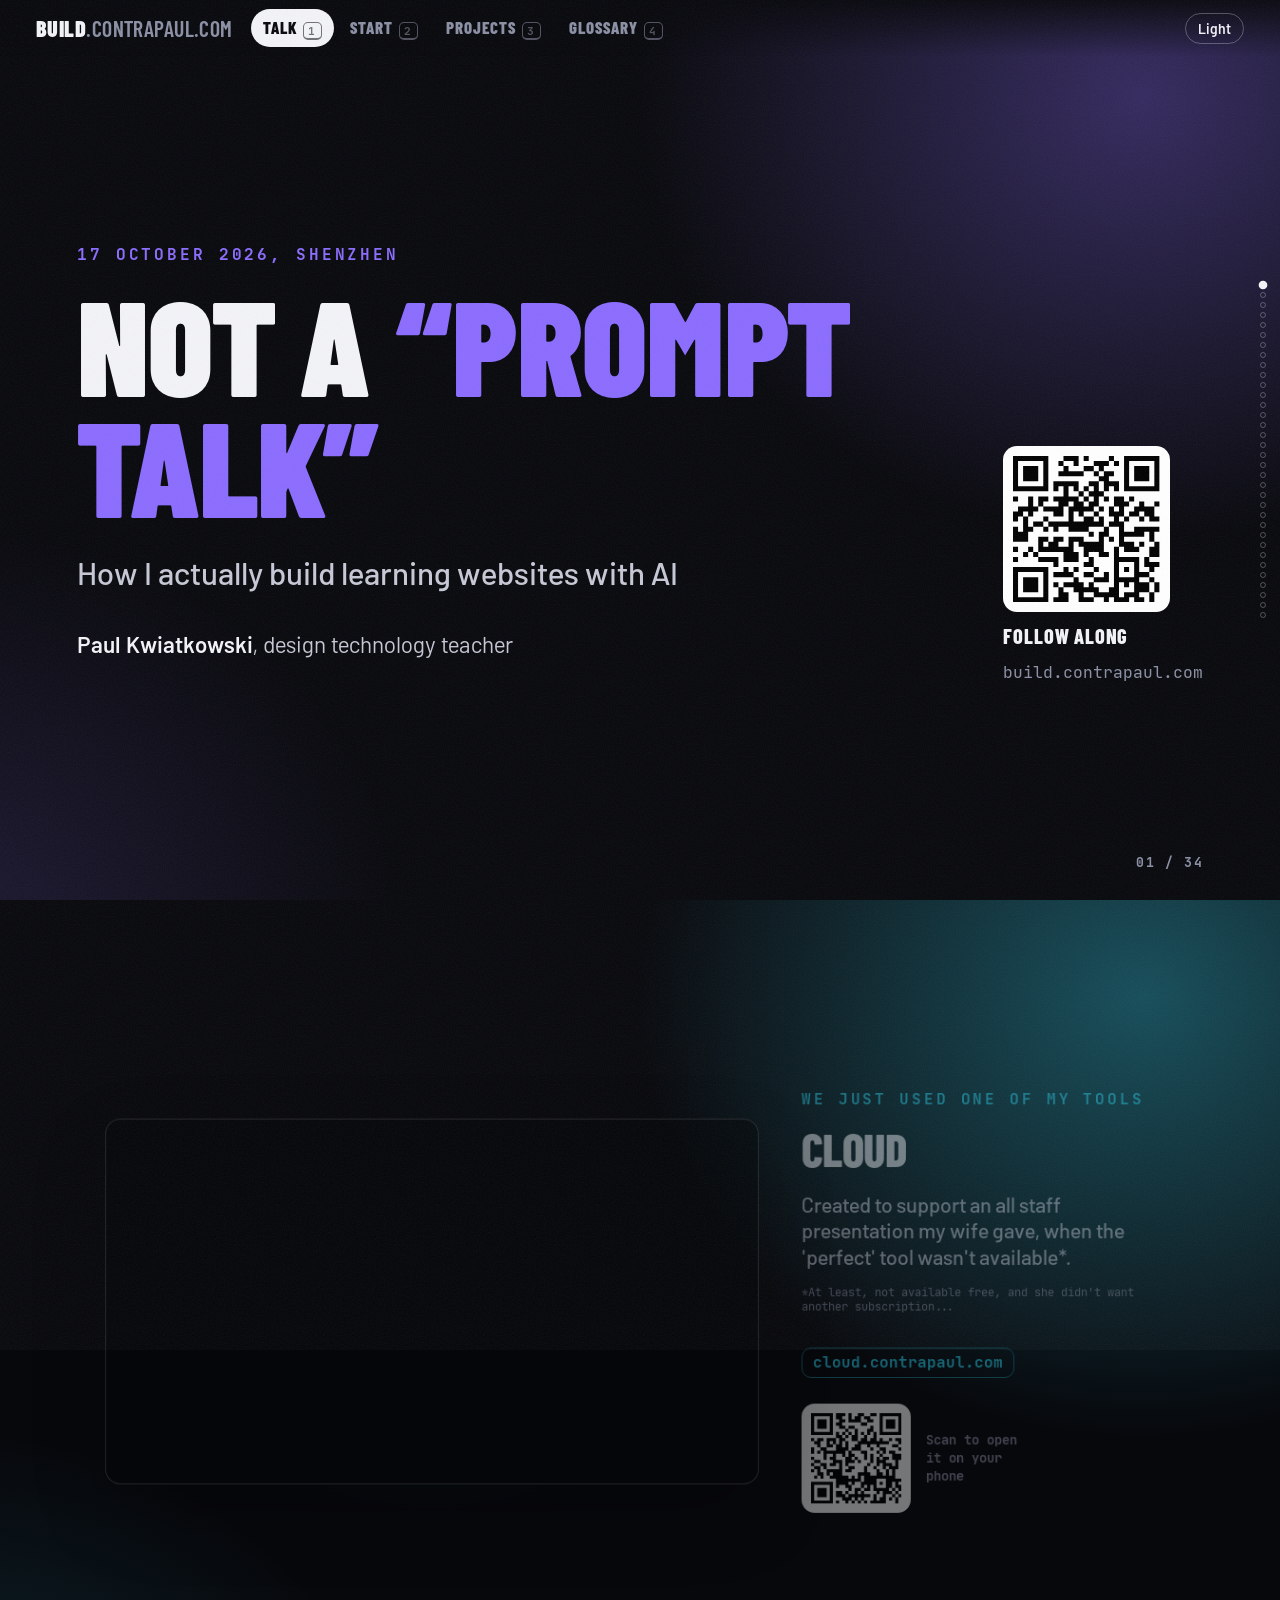
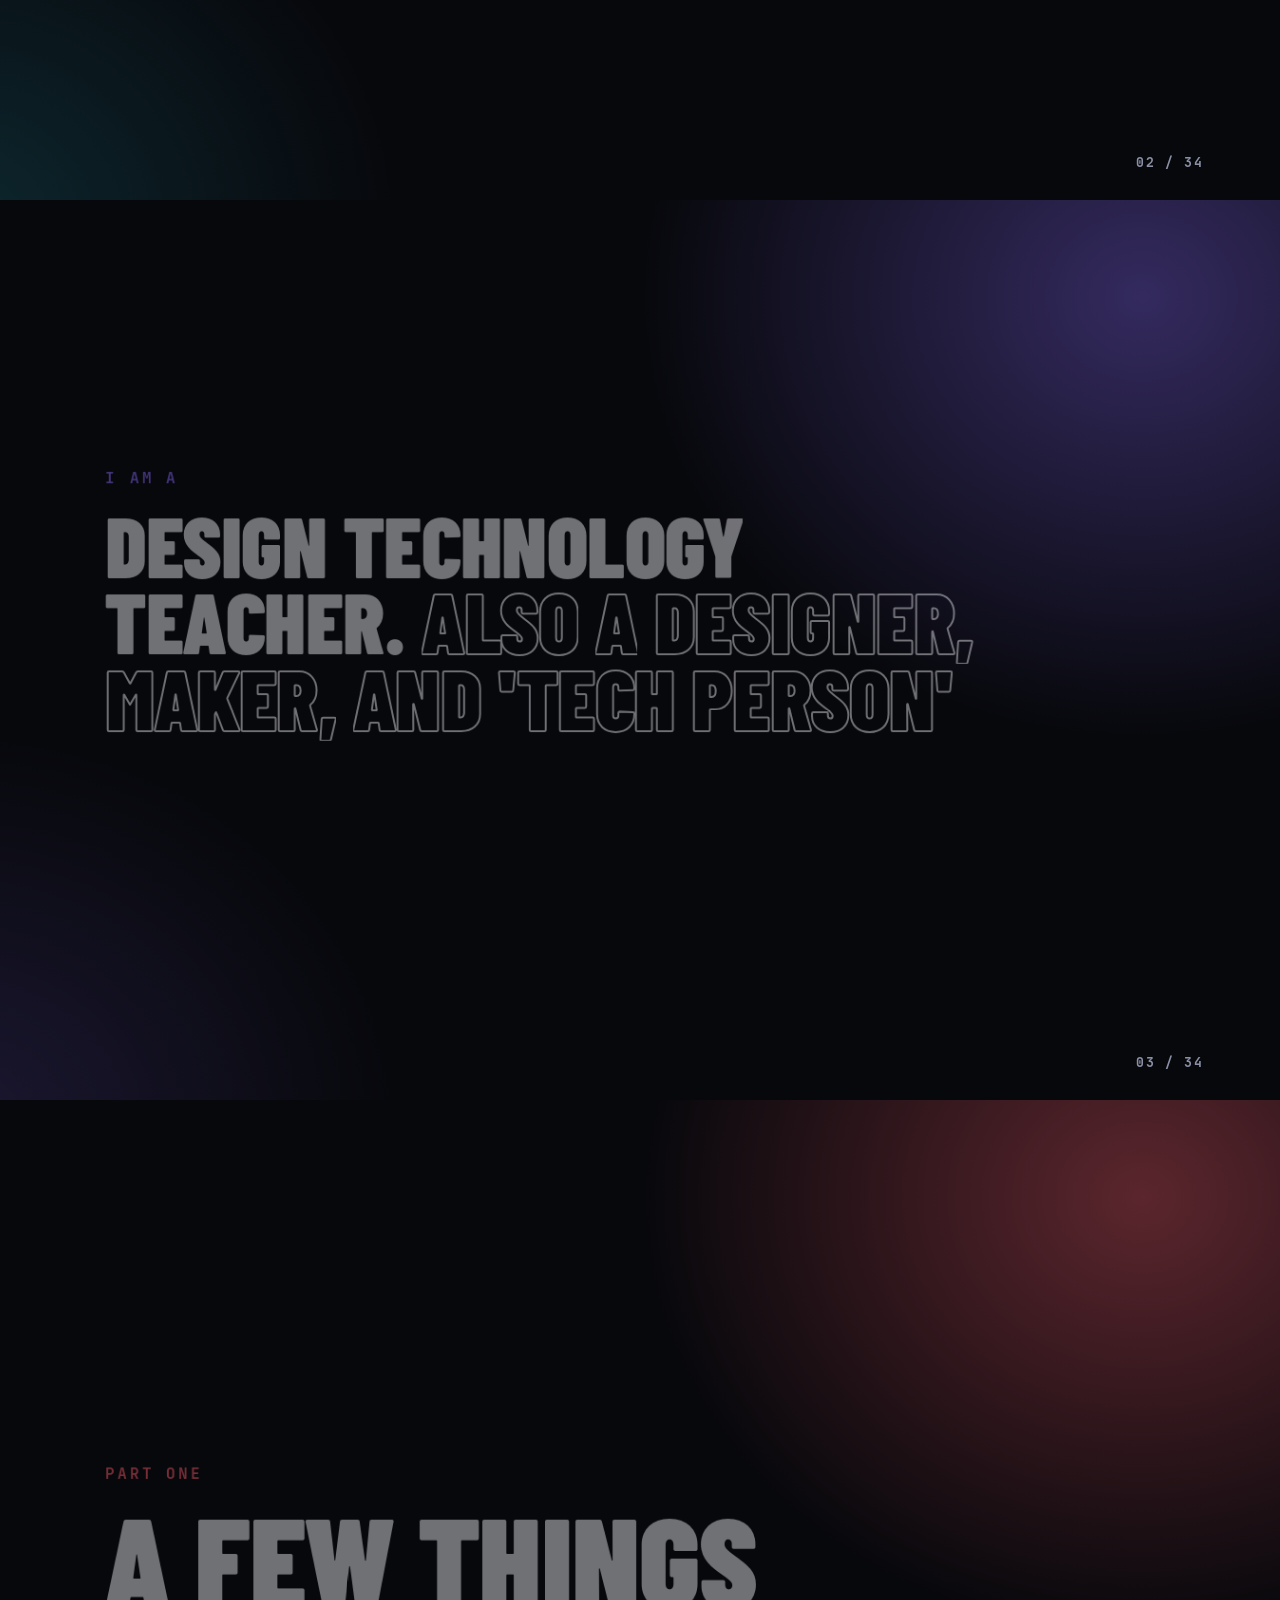
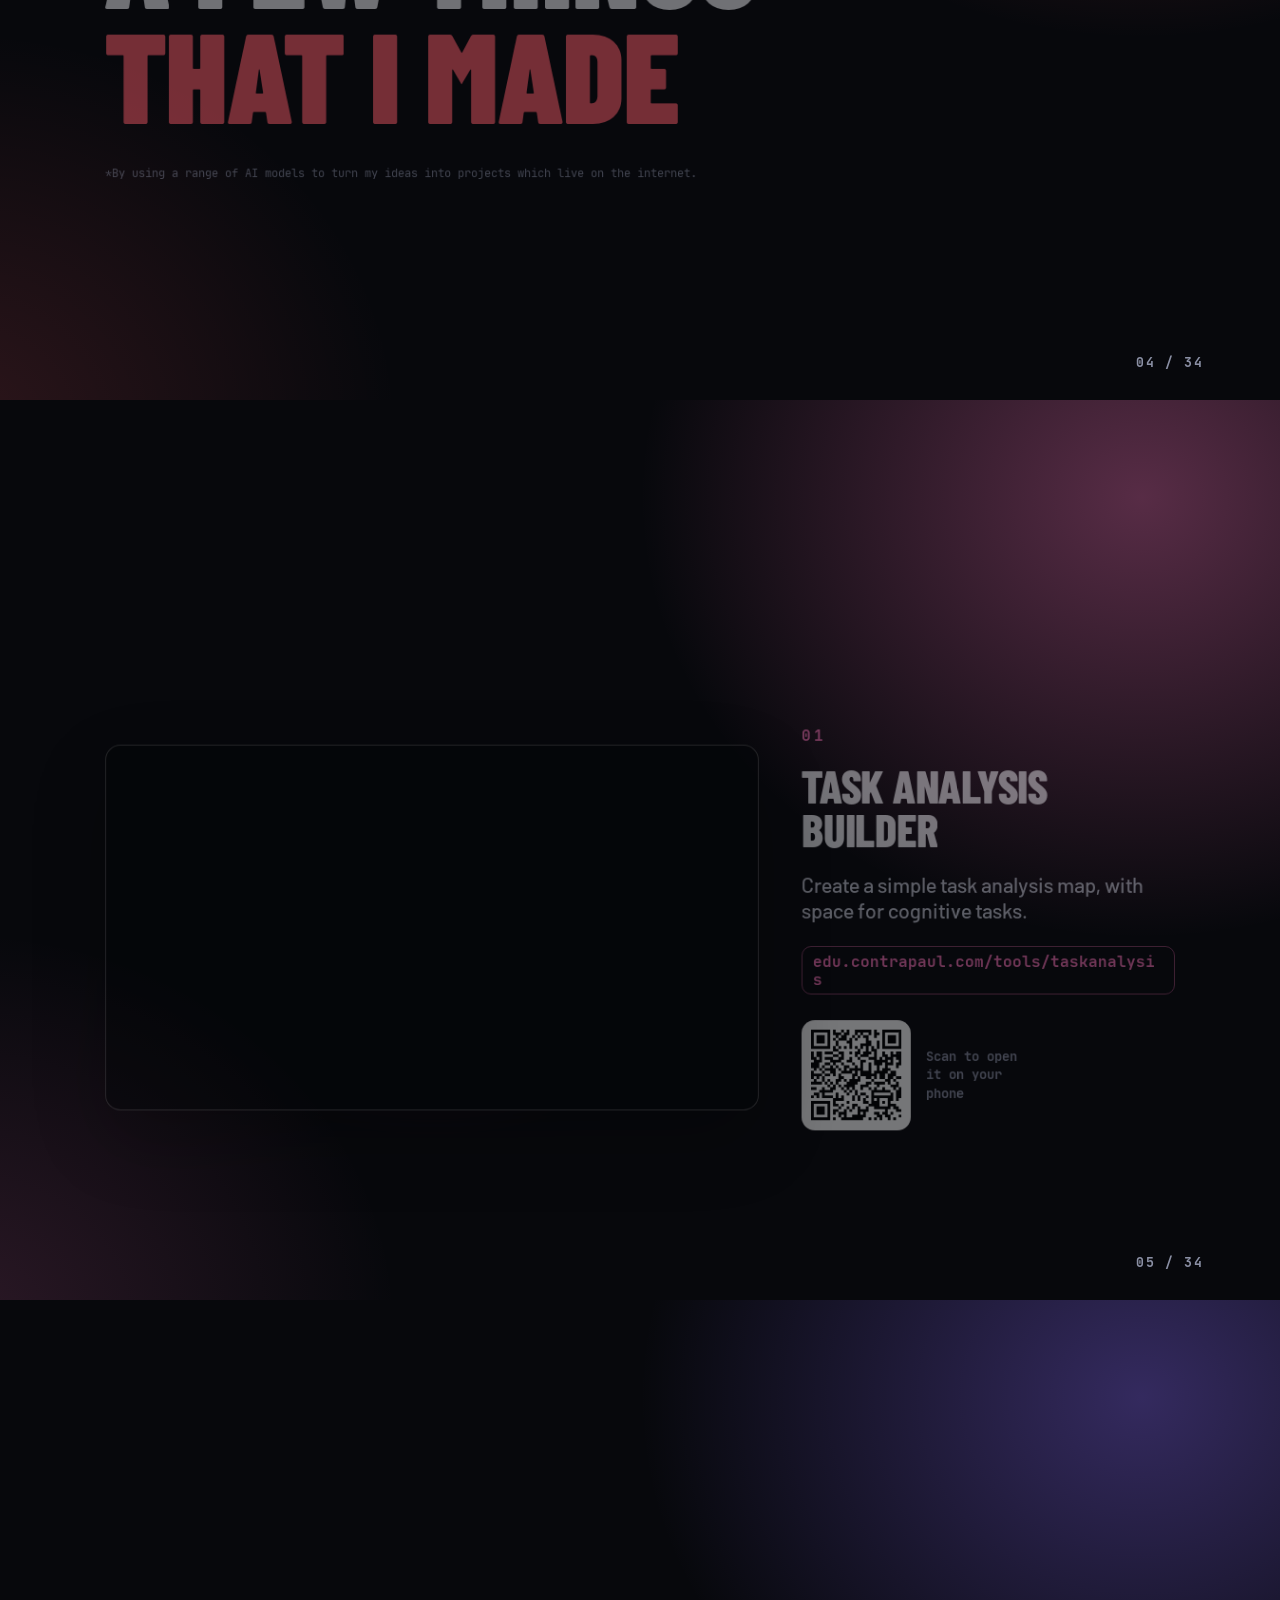
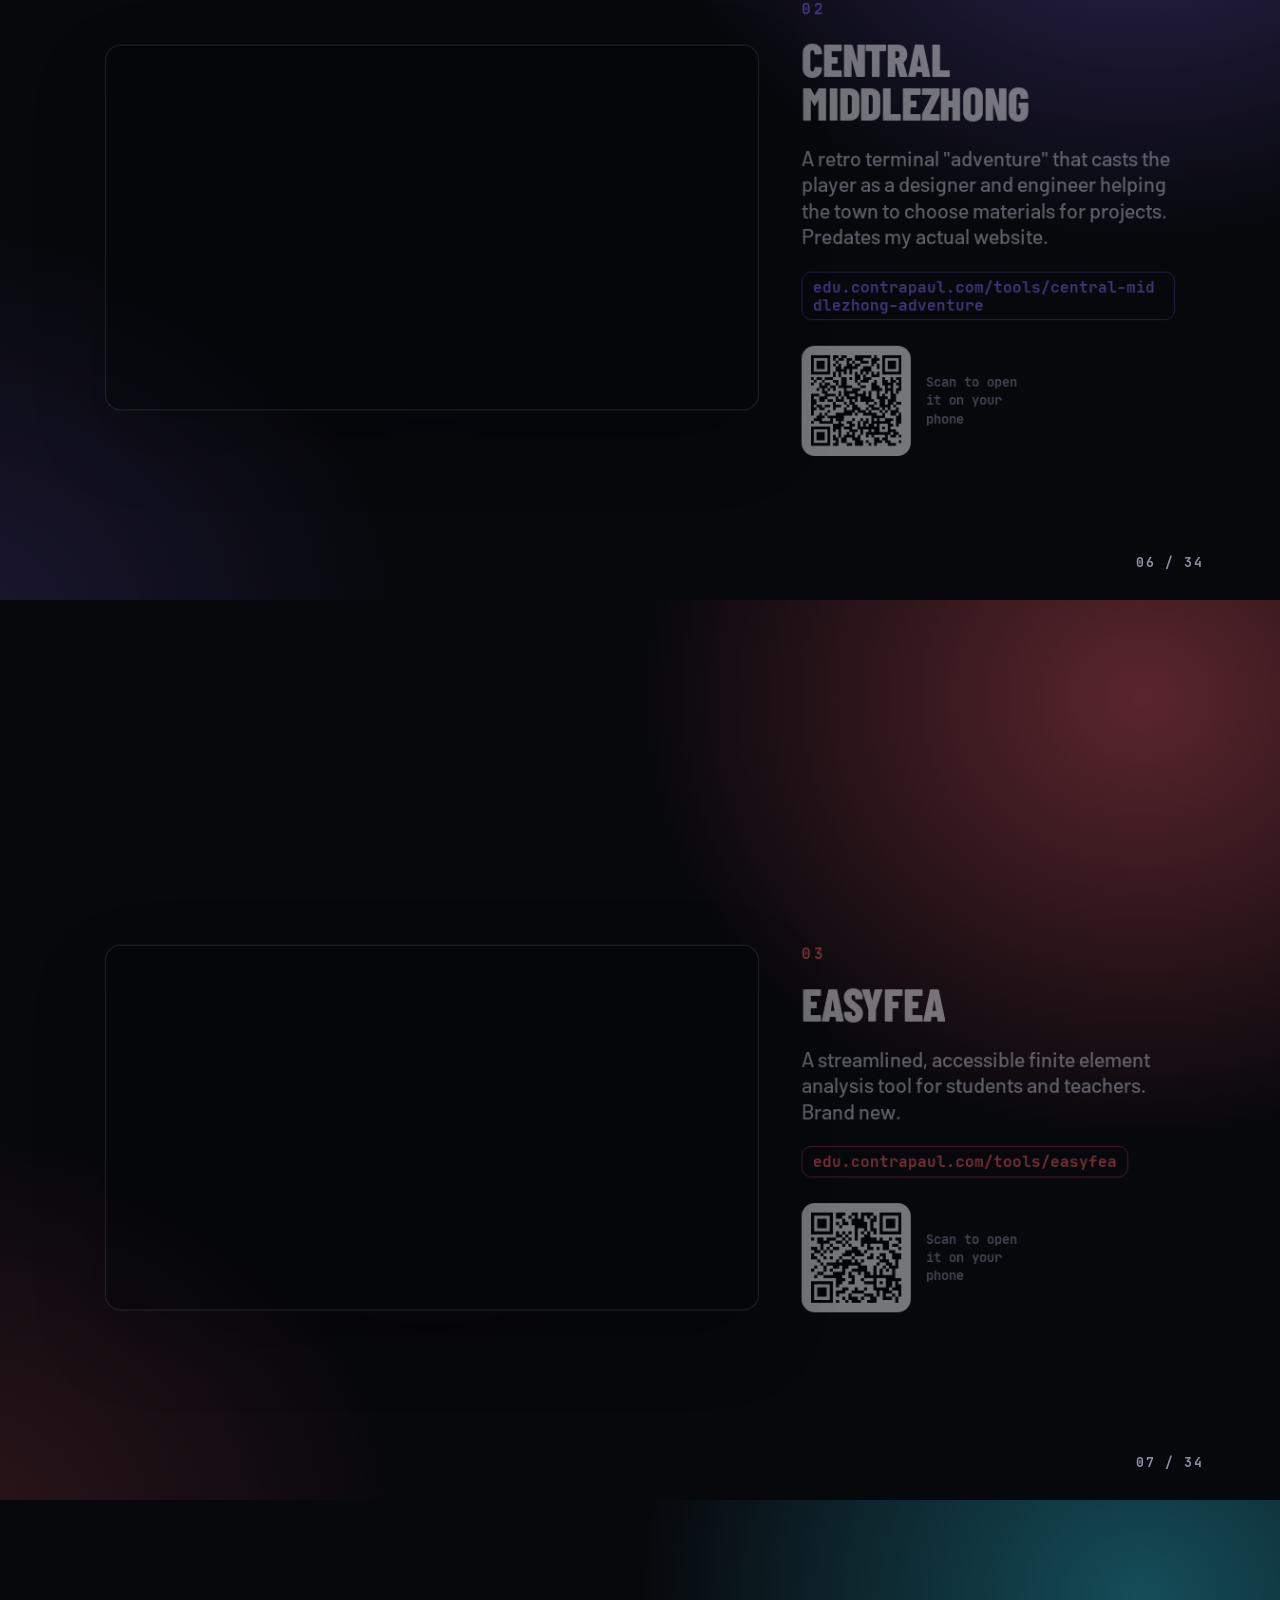
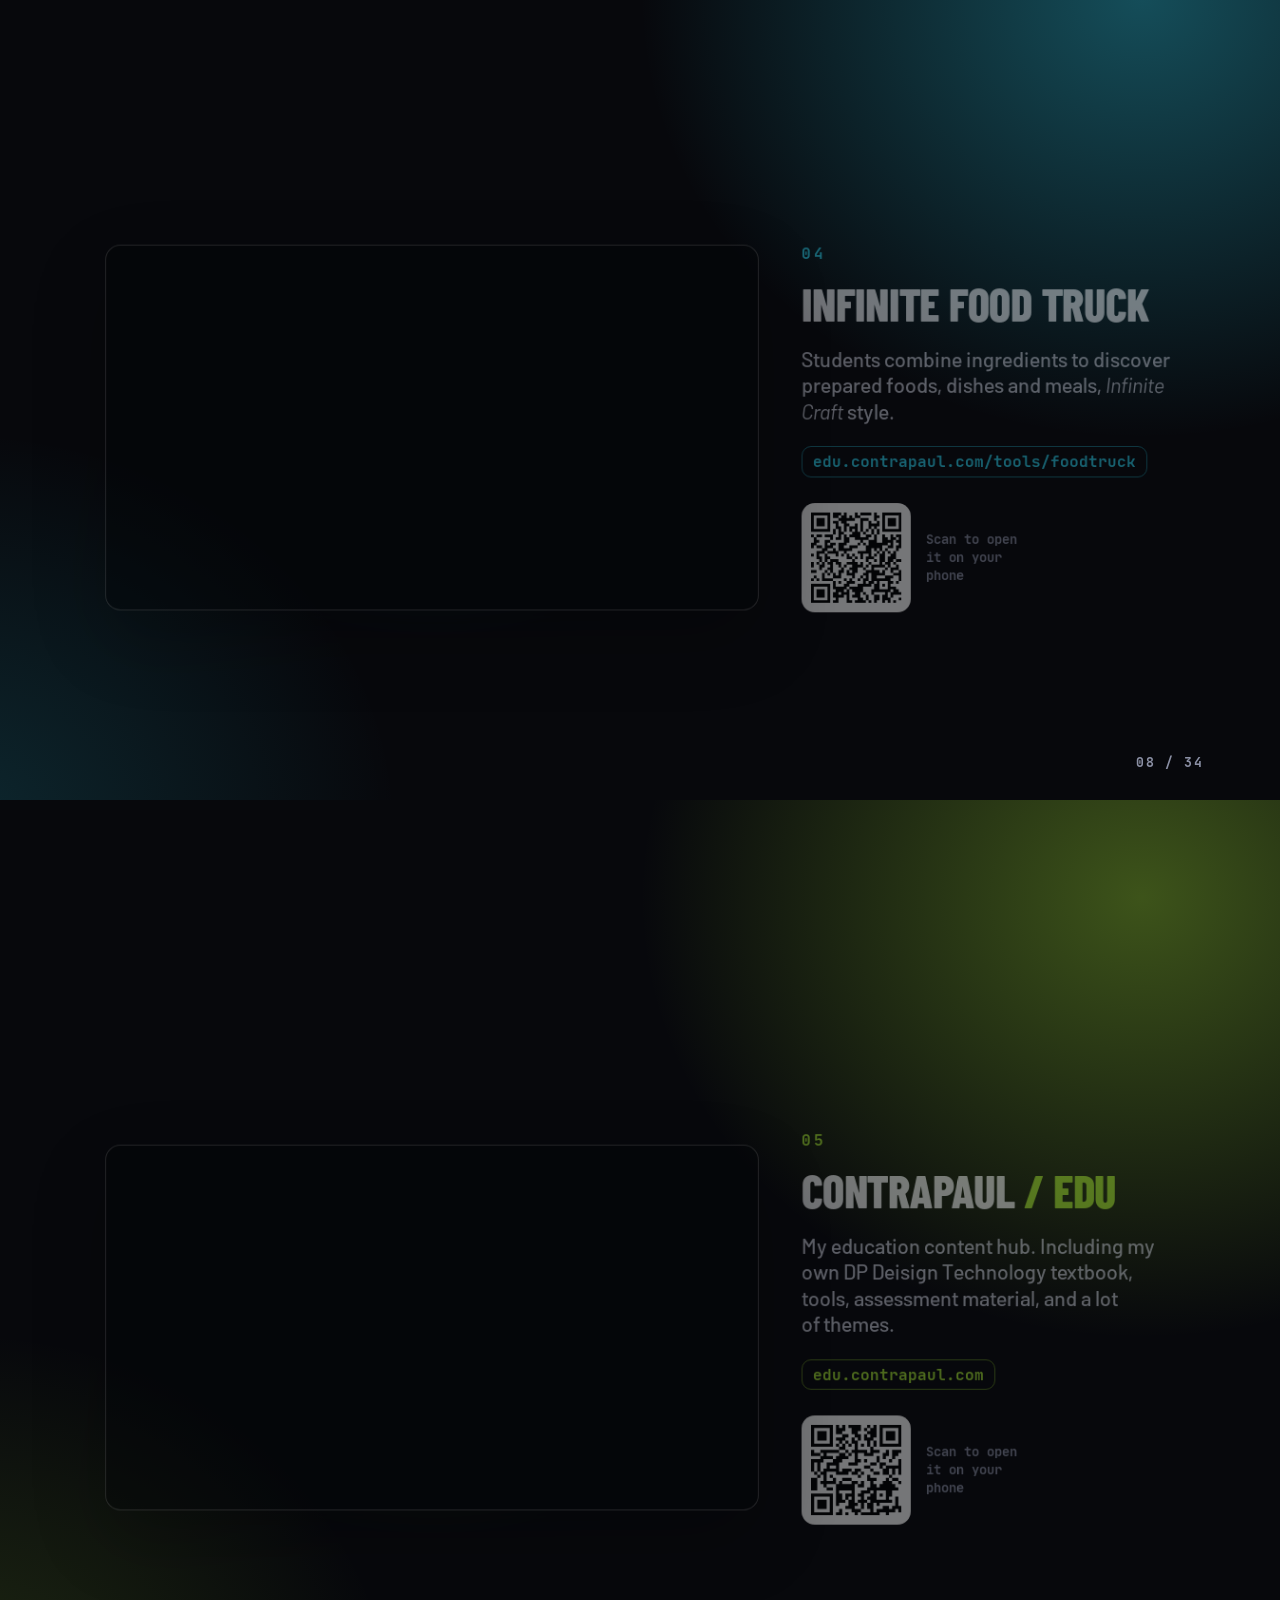
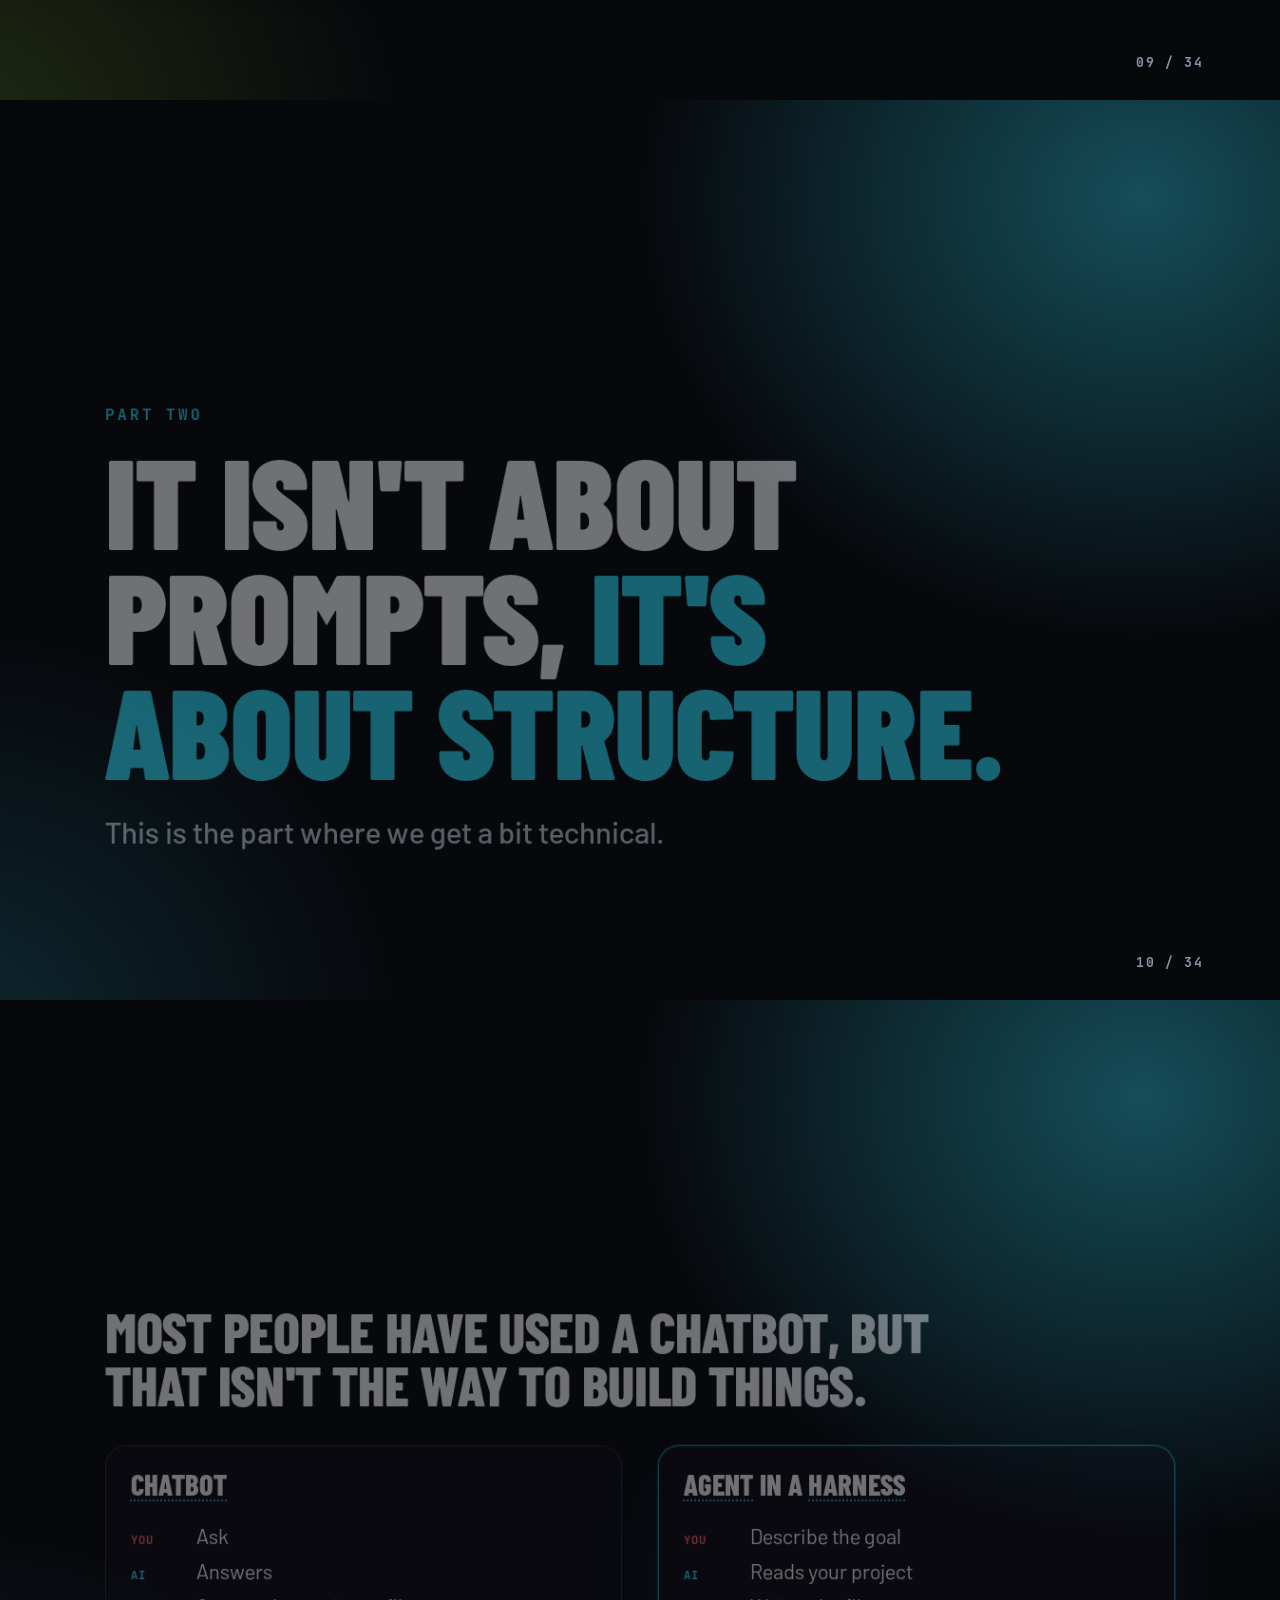
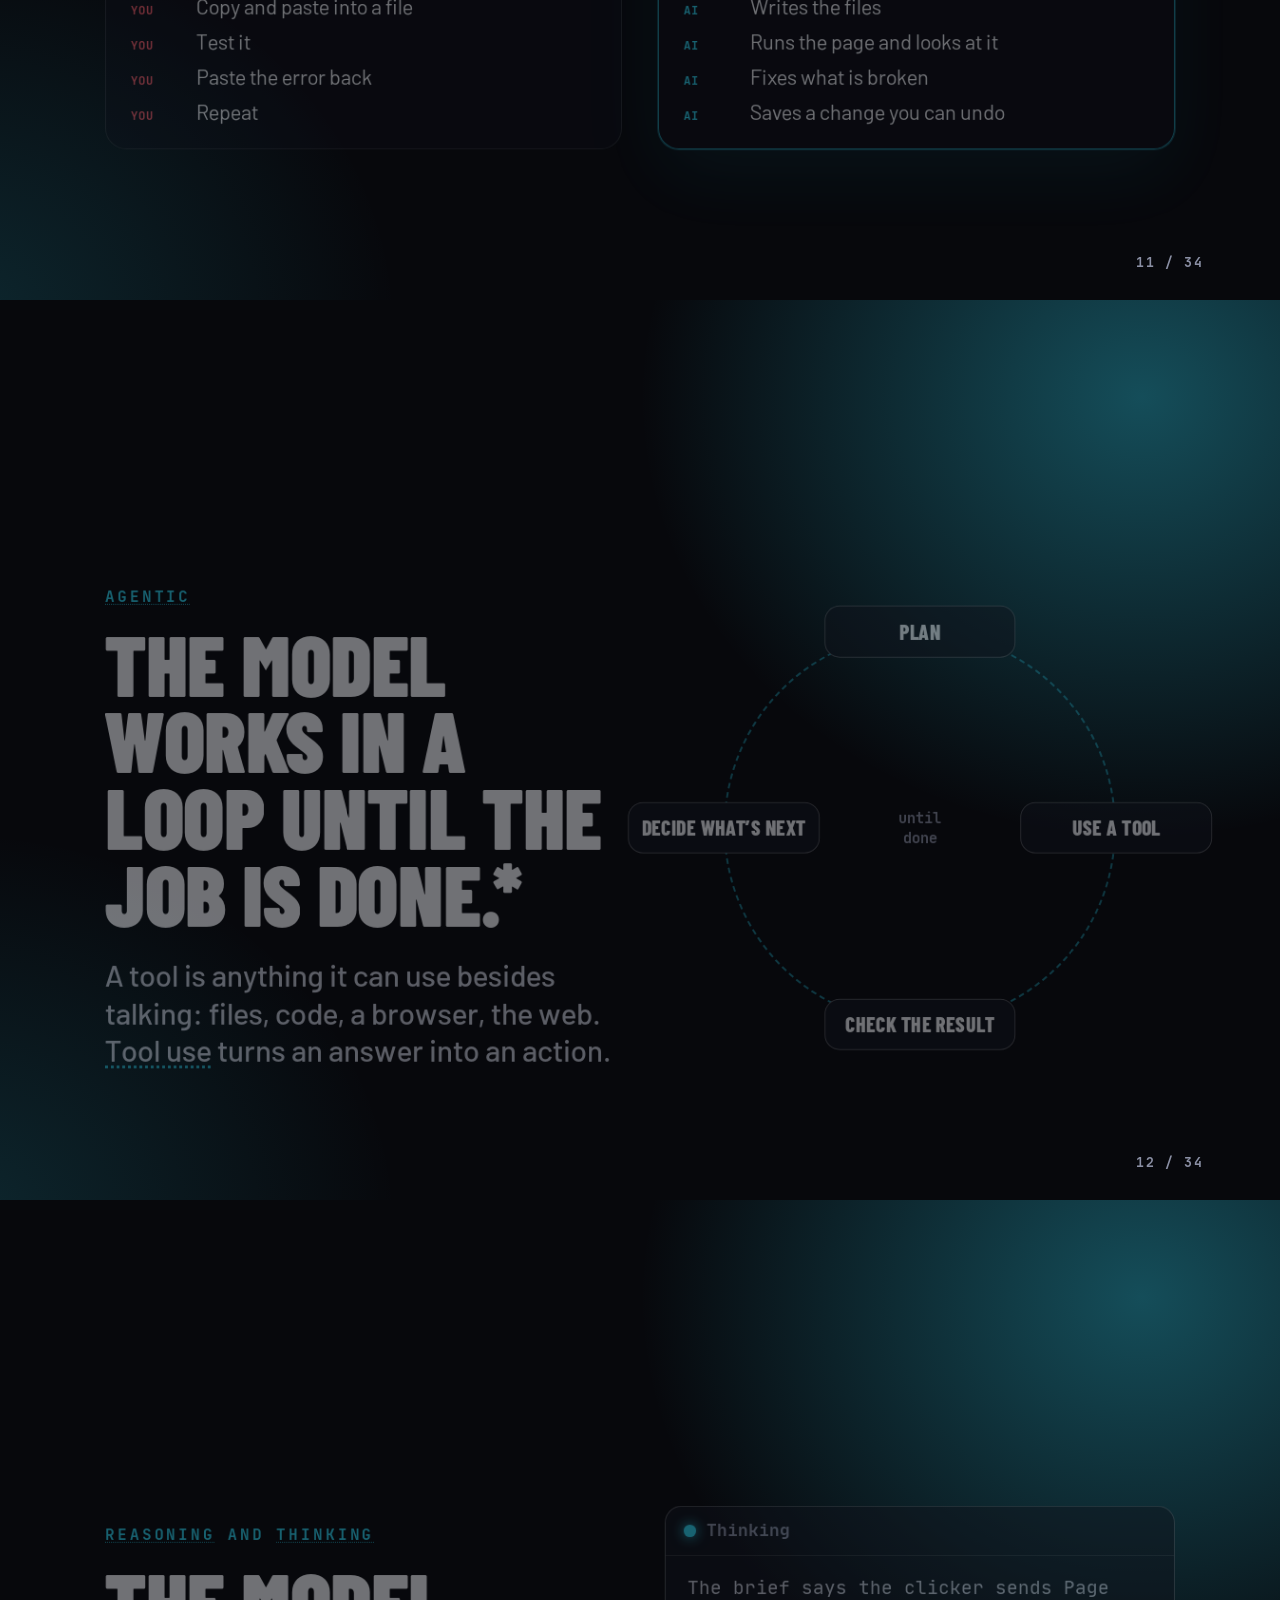
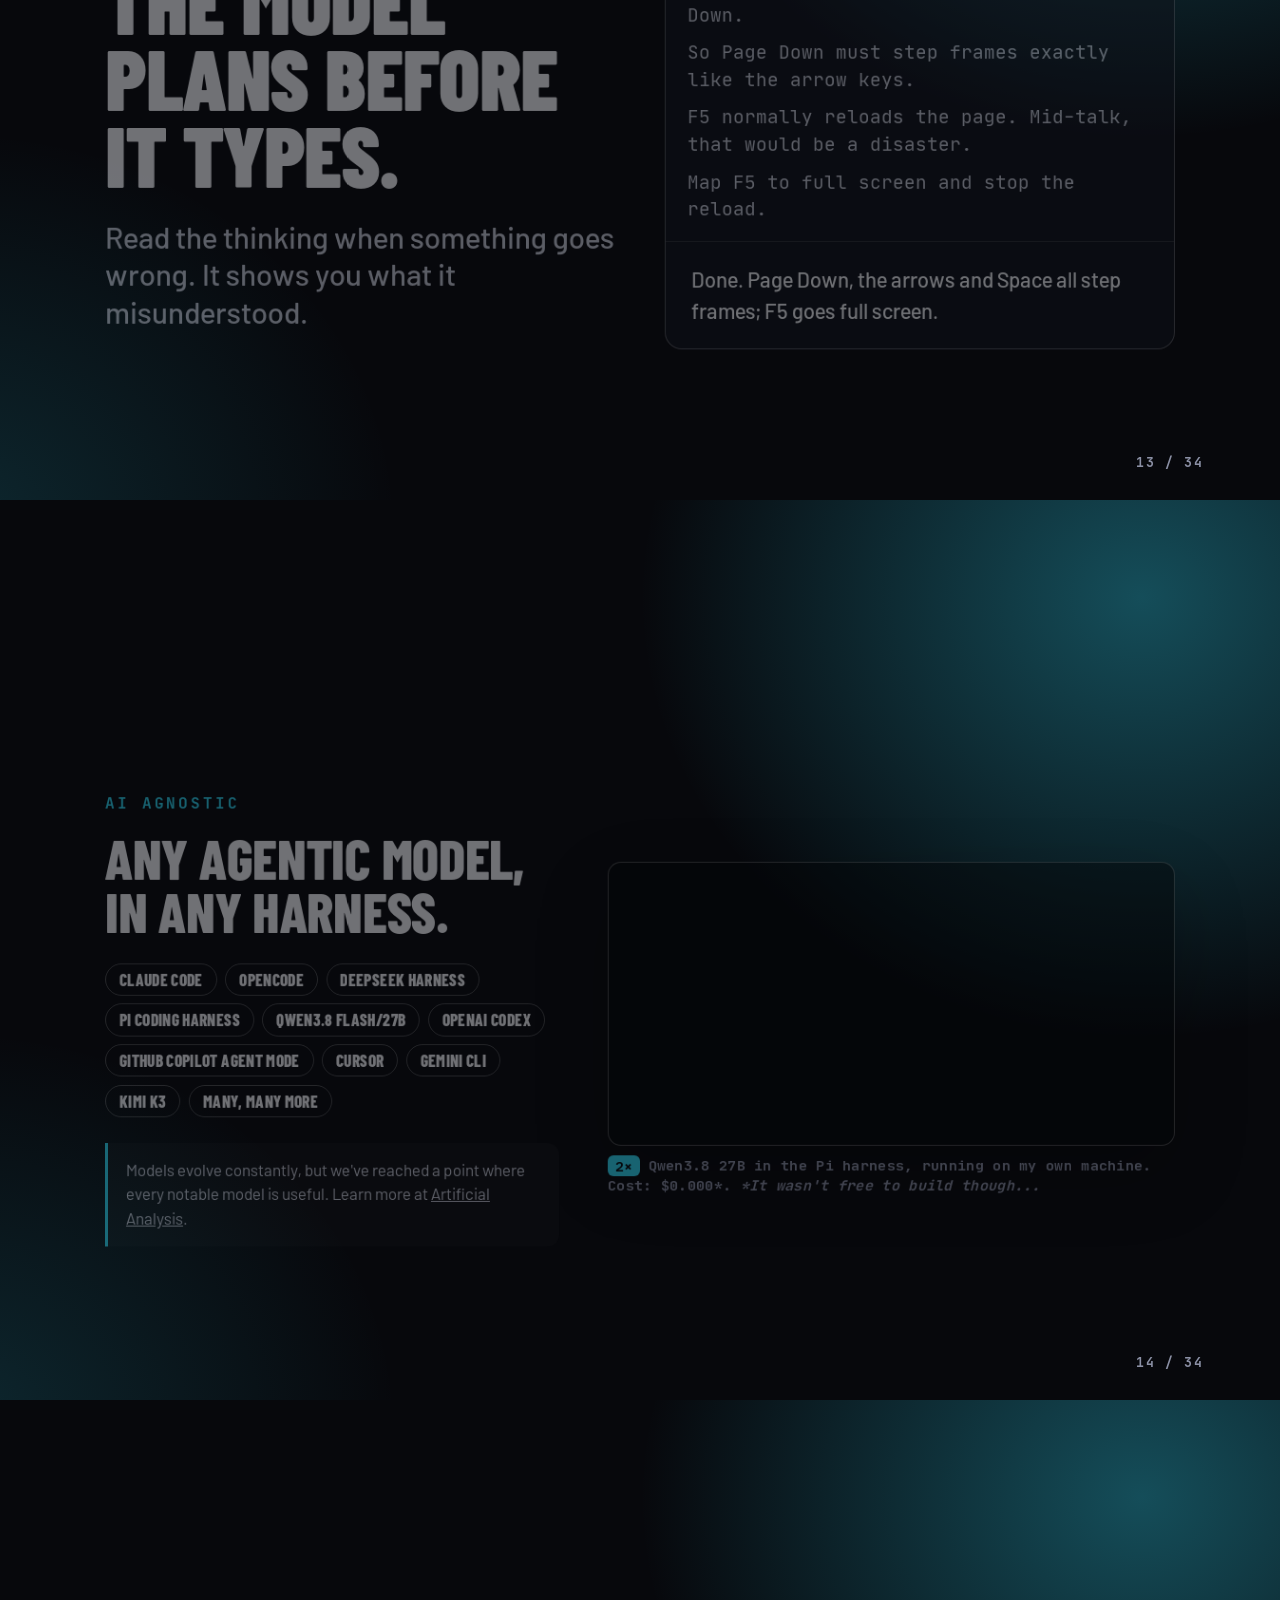
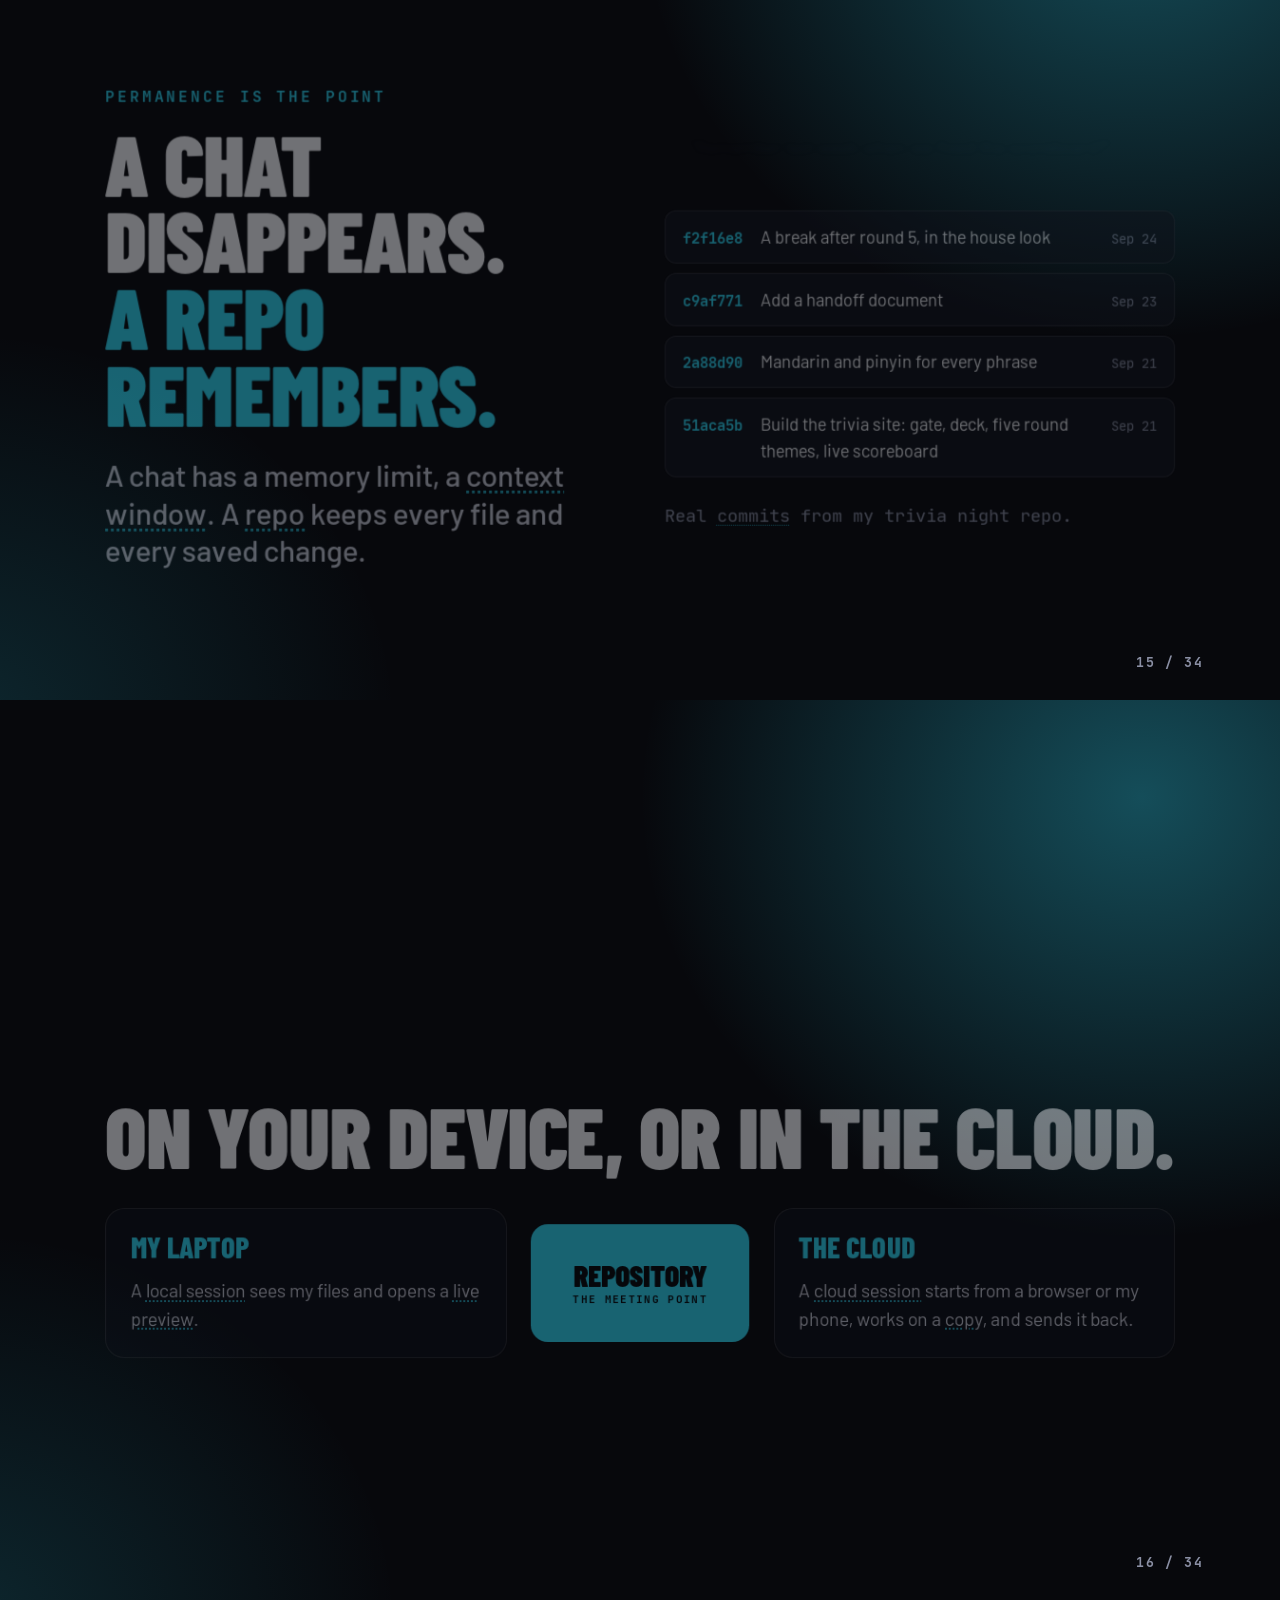
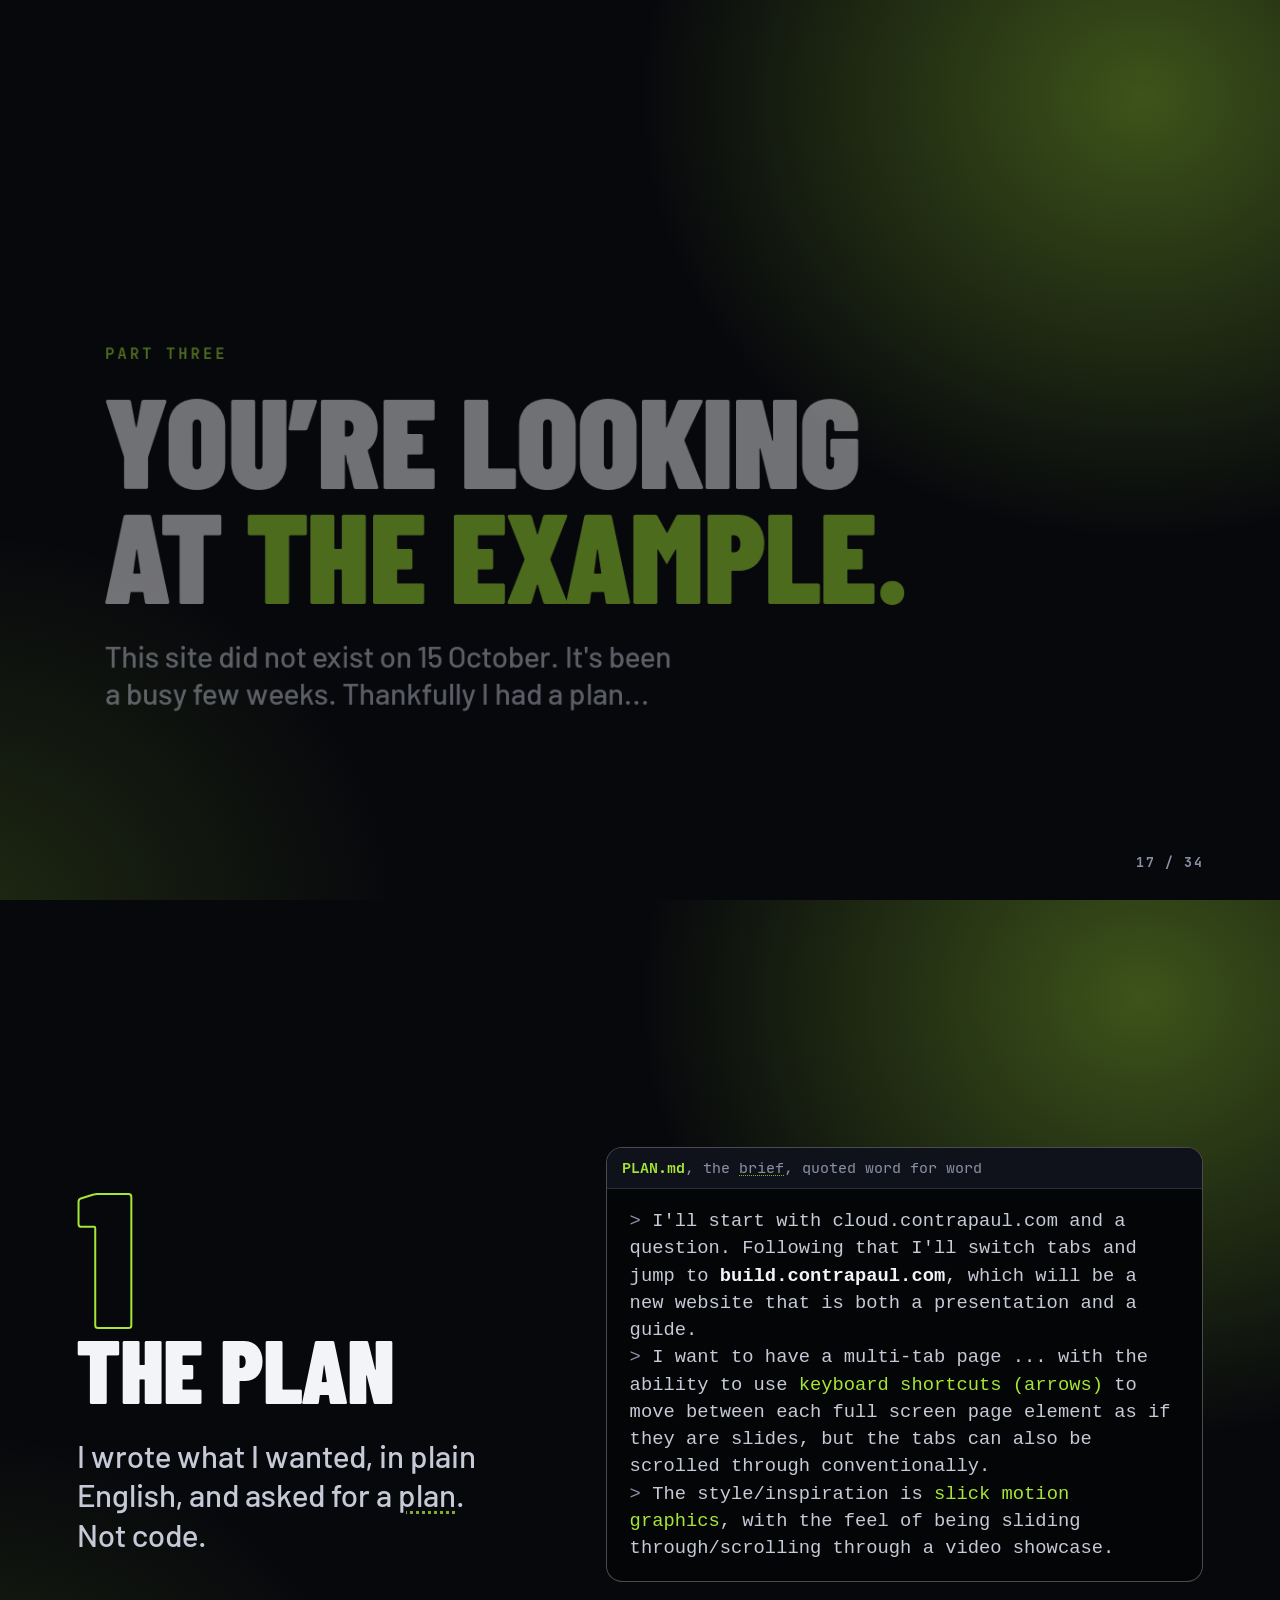
<file: index.html>
<!doctype html>
<html lang="en" data-theme="dark">
<head>
<meta charset="utf-8">
<meta name="viewport" content="width=device-width, initial-scale=1">
<title>build.contrapaul.com</title>
<meta name="description" content="Not a prompt talk: how I actually build learning websites with AI. The talk, a guide to your first website, my projects, and a glossary.">
<meta name="theme-color" content="#07080c">
<link rel="icon" href="favicon.svg" type="image/svg+xml">
<script>
  /* Pre-paint theme: mirrors resolveInitialTheme() in js/theme.js. */
  (function () {
    var h = (location.hash || '').replace('#', '').toLowerCase();
    var t = null;
    try { t = localStorage.getItem('build-theme'); } catch (e) {}
    if (h === 'light' || h === 'dark') t = h;
    if (t !== 'light' && t !== 'dark') {
      var narrow = matchMedia('(max-width: 760px)').matches;
      t = narrow && !matchMedia('(prefers-color-scheme: dark)').matches ? 'light' : 'dark';
    }
    document.documentElement.setAttribute('data-theme', t);
    document.documentElement.classList.add('js');
  })();
</script>
<link rel="preload" href="fonts/BarlowCondensed-Black.woff2" as="font" type="font/woff2" crossorigin>
<link rel="preload" href="fonts/Barlow-Regular.woff2" as="font" type="font/woff2" crossorigin>
<link rel="stylesheet" href="css/tokens.css">
<link rel="stylesheet" href="css/base.css">
<link rel="stylesheet" href="css/frames.css">
<script src="js/vendor/qrcode.js" defer></script>
<script type="module" src="js/app.js"></script>
</head>
<body>

<header class="bar">
  <a class="brand" href="#/talk/1">build<span>.contrapaul.com</span></a>
  <nav aria-label="Tabs">
    <ul class="tabs">
      <li><a href="#/talk" data-tab-link="talk">Talk<kbd>1</kbd></a></li>
      <li><a href="#/start" data-tab-link="start">Start<kbd>2</kbd></a></li>
      <li><a href="#/projects" data-tab-link="projects">Projects<kbd>3</kbd></a></li>
      <li><a href="#/glossary" data-tab-link="glossary">Glossary<kbd>4</kbd></a></li>
    </ul>
  </nav>
  <button class="theme-toggle" type="button" data-theme-toggle>Light</button>
</header>

<main>

<!-- ============================================================
     TAB 1: TALK
     One <section class="frame"> per slide. Frame numbers are
     added by js/deck.js. Section colours: h-intro, h-made,
     h-how, h-build, h-habits, h-close. Speaker notes are in
     PLAN.md Part 2, under the same T numbers.
     ============================================================ -->
<div class="tab-panel" data-tab="talk" id="talk">

  <!-- T1: Title -->
  <section class="frame h-intro" aria-label="Title">
    <div class="inner title-grid">
      <div>
        <p class="kicker" data-reveal>17 October 2026, Shenzhen</p>
        <h1 class="display" data-words>Not a <span class="accent">&ldquo;prompt talk&rdquo;</span></h1>
        <p class="lede" data-reveal style="--d: 600ms">How I actually build learning websites with AI</p>
        <p class="byline" data-reveal style="--d: 800ms"><b>Paul Kwiatkowski</b>, design technology teacher</p>
      </div>
      <div class="qr-item" data-reveal="zoom" style="--d: 1000ms">
        <div class="qr" data-qr="https://build.contrapaul.com/"></div>
        <span class="label">Follow along</span>
        <span class="mono">build.contrapaul.com</span>
      </div>
    </div>
  </section>

  <!-- T2: Cloud, the tool the room just used -->
  <section class="frame showcase h-intro" aria-label="Cloud">
    <div class="inner showcase-grid">
      <figure class="showcase-clip" data-reveal="left">
        <video data-clip src="media/cloud.mp4" muted loop playsinline preload="none" aria-label="Cloud in use"></video>
      </figure>
      <div class="showcase-info">
        <p class="kicker" data-reveal>We just used one of my tools</p>
        <h2 class="h2" data-words>Cloud</h2>
        <p class="lede" data-reveal>Created to support an all staff presentation my wife gave, when the 'perfect' tool wasn't available*.</p>
        <p class="showcase-foot" data-reveal>*At least, not available free, and she didn't want another subscription...</p>
        <a class="addr" data-reveal href="https://cloud.contrapaul.com/">cloud.contrapaul.com</a><a class="showcase-open" href="https://cloud.contrapaul.com/">Open</a>
        <div class="showcase-qr" data-reveal>
          <div class="qr" data-qr="https://cloud.contrapaul.com/"></div>
          <span>Scan to open it on your phone</span>
        </div>
      </div>
    </div>
  </section>

  <!-- T3: Who I am -->
  <section class="frame h-intro" aria-label="Who I am">
    <div class="inner">
      <p class="kicker" data-reveal>I am a</p>
      <h2 class="h1" data-words>Design Technology Teacher. <span class="outline">Also a designer, maker, and 'tech person'</span></h2>
    </div>
  </section>

  <!-- T4: Divider, things I've made -->
  <section class="frame h-made is-divider" aria-label="Things I've made">
    <div class="inner">
      <p class="kicker" data-reveal>Part one</p>
      <h2 class="display" data-words>A few things<span class="accent">that I made</span></h2>
      <p class="showcase-foot" data-reveal style="margin-top: 4vh">*By using a range of AI models to turn my ideas into projects which live on the internet.</p>
    </div>
  </section>

  <!-- T5: Task Analysis (resource 1 of 5) -->
  <section class="frame showcase h-made" aria-label="Task Analysis">
    <div class="inner showcase-grid">
      <figure class="showcase-clip" data-reveal="left">
        <video data-clip src="media/taskanalysis.mp4" muted loop playsinline preload="none" aria-label="Task Analysis in use"></video>
      </figure>
      <div class="showcase-info">
        <p class="kicker" data-reveal>01</p>
        <h2 class="h2" data-words>Task Analysis Builder</h2>
        <p class="lede" data-reveal>Create a simple task analysis map, with space for cognitive tasks.</p>
        <a class="addr" data-reveal href="https://edu.contrapaul.com/tools/taskanalysis/">edu.contrapaul.com/tools/taskanalysis</a><a class="showcase-open" href="https://edu.contrapaul.com/tools/taskanalysis/">Open</a>
        <div class="showcase-qr" data-reveal>
          <div class="qr" data-qr="https://edu.contrapaul.com/tools/taskanalysis/"></div>
          <span>Scan to open it on your phone</span>
        </div>
      </div>
    </div>
  </section>

  <!-- T6: Central Middlezhong (resource 2 of 5) -->
  <section class="frame showcase h-made" aria-label="Central Middlezhong">
    <div class="inner showcase-grid">
      <figure class="showcase-clip" data-reveal="left">
        <video data-clip src="media/centralmiddlezhong.mp4" muted loop playsinline preload="none" aria-label="Central Middlezhong in use"></video>
      </figure>
      <div class="showcase-info">
        <p class="kicker" data-reveal>02</p>
        <h2 class="h2" data-words>Central Middlezhong</h2>
        <p class="lede" data-reveal>A retro terminal "adventure" that casts the player as a designer and engineer helping the town to choose materials for projects. Predates my actual website.</p>
        <a class="addr" data-reveal href="https://edu.contrapaul.com/tools/central-middlezhong-adventure">edu.contrapaul.com/tools/central-middlezhong-adventure</a><a class="showcase-open" href="https://edu.contrapaul.com/tools/central-middlezhong-adventure">Open</a>
        <div class="showcase-qr" data-reveal>
          <div class="qr" data-qr="https://edu.contrapaul.com/tools/central-middlezhong-adventure"></div>
          <span>Scan to open it on your phone</span>
        </div>
      </div>
    </div>
  </section>

  <!-- T7: EasyFEA (resource 3 of 5) -->
  <section class="frame showcase h-made" aria-label="EasyFEA">
    <div class="inner showcase-grid">
      <figure class="showcase-clip" data-reveal="left">
        <video data-clip src="media/easyfea.mp4" muted loop playsinline preload="none" aria-label="EasyFEA in use"></video>
      </figure>
      <div class="showcase-info">
        <p class="kicker" data-reveal>03</p>
        <h2 class="h2" data-words>EasyFEA</h2>
        <p class="lede" data-reveal>A streamlined, accessible finite element analysis tool for students and teachers. Brand new.</p>
        <a class="addr" data-reveal href="https://edu.contrapaul.com/tools/easyfea/">edu.contrapaul.com/tools/easyfea</a><a class="showcase-open" href="https://edu.contrapaul.com/tools/easyfea/">Open</a>
        <div class="showcase-qr" data-reveal>
          <div class="qr" data-qr="https://edu.contrapaul.com/tools/easyfea/"></div>
          <span>Scan to open it on your phone</span>
        </div>
      </div>
    </div>
  </section>

  <!-- T7b: Infinite Food Truck (resource 4 of 5), reuses the Projects clip -->
  <section class="frame showcase h-made" aria-label="Infinite Food Truck">
    <div class="inner showcase-grid">
      <figure class="showcase-clip" data-reveal="left">
        <video data-clip src="media/infinitefoodtruck.mp4" muted loop playsinline preload="none" aria-label="Infinite Food Truck in use"></video>
      </figure>
      <div class="showcase-info">
        <p class="kicker" data-reveal>04</p>
        <h2 class="h2" data-words>Infinite Food Truck</h2>
        <p class="lede" data-reveal>Students combine ingredients to discover prepared foods, dishes and meals, <em>Infinite Craft</em> style.</p>
        <a class="addr" data-reveal href="https://edu.contrapaul.com/tools/foodtruck/">edu.contrapaul.com/tools/foodtruck</a><a class="showcase-open" href="https://edu.contrapaul.com/tools/foodtruck/">Open</a>
        <div class="showcase-qr" data-reveal>
          <div class="qr" data-qr="https://edu.contrapaul.com/tools/foodtruck/"></div>
          <span>Scan to open it on your phone</span>
        </div>
      </div>
    </div>
  </section>

  <!-- T7c: the edu site (resource 5 of 5) -->
  <section class="frame showcase h-made" aria-label="The edu site">
    <div class="inner showcase-grid">
      <figure class="showcase-clip" data-reveal="left">
        <video data-clip src="media/edusite.mp4" muted loop playsinline preload="none" aria-label="The edu site in use"></video>
      </figure>
      <div class="showcase-info">
        <p class="kicker" data-reveal>05</p>
        <h2 class="h2" data-words>contrapaul <span class="accent">/ edu</span></h2>
        <p class="lede" data-reveal>My education content hub. Including my own DP Deisign Technology textbook, tools, assessment material, and a lot of themes.</p>
        <a class="addr" data-reveal href="https://edu.contrapaul.com/">edu.contrapaul.com</a><a class="showcase-open" href="https://edu.contrapaul.com/">Open</a>
        <div class="showcase-qr" data-reveal>
          <div class="qr" data-qr="https://edu.contrapaul.com/"></div>
          <span>Scan to open it on your phone</span>
        </div>
      </div>
    </div>
  </section>

  <!-- T8: Divider, how it works -->
  <section class="frame h-how is-divider" aria-label="How it actually works">
    <div class="inner">
      <p class="kicker" data-reveal>Part two</p>
      <h2 class="display" data-words>It isn't about prompts, <span class="accent">it's about structure.</span></h2>
      <p class="lede" data-reveal style="--d: 900ms">This is the part where we get a bit technical.</p>
    </div>
  </section>

  <!-- T9: Chatbot vs harness -->
  <section class="frame h-how" aria-label="Chatbot versus harness">
    <div class="inner">
      <h2 class="h2" data-words>Most people have used a chatbot, but that isn't the way to build things.</h2>
      <div class="loops">
        <div class="loop" data-reveal="left">
          <h3 class="h3"><a class="gloss" data-term="chatbot" href="#/glossary/chatbot">Chatbot</a></h3>
          <ol>
            <li class="you"><span class="who">You</span>Ask</li>
            <li class="ai"><span class="who">AI</span>Answers</li>
            <li class="you"><span class="who">You</span>Copy and paste into a file</li>
            <li class="you"><span class="who">You</span>Test it</li>
            <li class="you"><span class="who">You</span>Paste the error back</li>
            <li class="you"><span class="who">You</span>Repeat</li>
          </ol>
        </div>
        <div class="loop is-agent" data-reveal="right">
          <h3 class="h3"><a class="gloss" data-term="agent" href="#/glossary/agent">Agent</a> in a <a class="gloss" data-term="harness" href="#/glossary/harness">harness</a></h3>
          <ol>
            <li class="you" style="--i: 0"><span class="who">You</span>Describe the goal</li>
            <li class="ai" style="--i: 1"><span class="who">AI</span>Reads your project</li>
            <li class="ai" style="--i: 2"><span class="who">AI</span>Writes the files</li>
            <li class="ai" style="--i: 3"><span class="who">AI</span>Runs the page and looks at it</li>
            <li class="ai" style="--i: 4"><span class="who">AI</span>Fixes what is broken</li>
            <li class="ai" style="--i: 5"><span class="who">AI</span>Saves a change you can undo</li>
          </ol>
        </div>
      </div>
    </div>
  </section>

  <!-- T10: Agentic -->
  <section class="frame h-how" aria-label="What agentic means">
    <div class="inner split">
      <div>
        <p class="kicker" data-reveal><a class="gloss" data-term="agentic" href="#/glossary/agentic">Agentic</a></p>
        <h2 class="h1" data-words>The model works in a loop until the job is done.*</h2>
        <p class="lede" data-reveal style="--d: 900ms">A tool is anything it can use besides talking: files, code, a browser, the web. <a class="gloss" data-term="tool-use" href="#/glossary/tool-use">Tool use</a> turns an answer into an action.</p>
      </div>
      <div class="cycle" data-reveal="zoom" aria-label="Plan, use a tool, check the result, decide what is next">
        <div class="ring"></div>
        <div class="node" style="--i: 0">Plan</div>
        <div class="node" style="--i: 1">Use a tool</div>
        <div class="node" style="--i: 2">Check the result</div>
        <div class="node" style="--i: 3">Decide what&rsquo;s next</div>
        <div class="hub">until<br>done</div>
      </div>
    </div>
  </section>

  <!-- T11: Reasoning and thinking -->
  <section class="frame h-how" aria-label="Reasoning and thinking">
    <div class="inner split">
      <div>
        <p class="kicker" data-reveal><a class="gloss" data-term="reasoning" href="#/glossary/reasoning">Reasoning</a> and <a class="gloss" data-term="thinking" href="#/glossary/thinking">thinking</a></p>
        <h2 class="h1" data-words>The model plans before it types.</h2>
        <p class="lede" data-reveal style="--d: 700ms">Read the thinking when something goes wrong. It shows you what it misunderstood.</p>
      </div>
      <div class="thinking" data-reveal="right">
        <div class="head">Thinking</div>
        <div class="body">
          <span data-reveal style="--d: 900ms">The brief says the clicker sends Page Down.</span>
          <span data-reveal style="--d: 1300ms">So Page Down must step frames exactly like the arrow keys.</span>
          <span data-reveal style="--d: 1700ms">F5 normally reloads the page. Mid-talk, that would be a disaster.</span>
          <span data-reveal style="--d: 2100ms">Map F5 to full screen and stop the reload.</span>
        </div>
        <div class="answer" data-reveal style="--d: 2600ms">Done. Page Down, the arrows and Space all step frames; F5 goes full screen.</div>
      </div>
    </div>
  </section>

  <!-- T12: AI agnostic -->
  <section class="frame h-how" aria-label="It is AI agnostic">
    <div class="inner split wide-right">
      <div>
        <p class="kicker" data-reveal>AI agnostic</p>
        <h2 class="h2" data-words>Any agentic <a class="gloss" data-term="model" href="#/glossary/model">model</a>, in any <a class="gloss" data-term="harness" href="#/glossary/harness">harness</a>.</h2>
        <div class="names">
          <span data-reveal>Claude Code</span>
          <span data-reveal>OpenCode</span>
          <span data-reveal>Deepseek Harness</span>
          <span data-reveal>Pi Coding Harness</span>
          <span data-reveal>Qwen3.8 Flash/27B</span>
          <span data-reveal>OpenAI Codex</span>
          <span data-reveal>GitHub Copilot agent mode</span>
          <span data-reveal>Cursor</span>
          <span data-reveal>Gemini CLI</span>
          <span data-reveal>Kimi K3</span>
          <span data-reveal>Many, many more</span>
        </div>
        <p class="note" data-reveal>Models evolve constantly, but we've reached a point where every notable model is useful. Learn more at <a href="https://artificialanalysis.ai/agents/coding-agents">Artificial Analysis</a>.</p>
      </div>
      <figure class="clip" data-reveal="right">
        <video data-clip src="media/qwen-pi.mp4" muted loop playsinline preload="none" aria-label="Qwen3.8 27B working in the Pi coding harness, in a terminal"></video>
        <figcaption><span class="speed">2&times;</span>Qwen3.8 27B in the Pi harness, running on my own machine. Cost: $0.000*. <em>*It wasn't free to build though...</em></figcaption>
      </figure>
    </div>
  </section>

  <!-- T13: The repo -->
  <section class="frame h-how" aria-label="The repo: permanence">
    <div class="inner split">
      <div>
        <p class="kicker" data-reveal>Permanence is the point</p>
        <h2 class="h1" data-words>A chat disappears. <span class="accent">A repo remembers.</span></h2>
        <p class="lede" data-reveal style="--d: 900ms">A chat has a memory limit, a <a class="gloss" data-term="context-window" href="#/glossary/context-window">context window</a>. A <a class="gloss" data-term="repo" href="#/glossary/repo">repo</a> keeps every file and every saved change.</p>
      </div>
      <div class="stack-gap">
        <div class="chat-fade" data-reveal>&ldquo;Remember last week when we fixed the scoreboard?&rdquo;</div>
        <div class="repo-stack">
          <div class="c" data-reveal="right"><span class="h">f2f16e8</span>A break after round 5, in the house look<span class="d">Sep 24</span></div>
          <div class="c" data-reveal="right"><span class="h">c9af771</span>Add a handoff document<span class="d">Sep 23</span></div>
          <div class="c" data-reveal="right"><span class="h">2a88d90</span>Mandarin and pinyin for every phrase<span class="d">Sep 21</span></div>
          <div class="c" data-reveal="right"><span class="h">51aca5b</span>Build the trivia site: gate, deck, five round themes, live scoreboard<span class="d">Sep 21</span></div>
        </div>
        <p class="mono" data-reveal style="color: var(--muted)">Real <a class="gloss" data-term="commit" href="#/glossary/commit">commits</a> from my trivia night repo.</p>
      </div>
    </div>
  </section>

  <!-- T14: Device or cloud -->
  <section class="frame h-how" aria-label="On your device or in the cloud">
    <div class="inner">
      <h2 class="h1" data-words>On your device, or in the cloud.</h2>
      <div class="where">
        <div class="panel" data-reveal="left">
          <h3 class="h3">My laptop</h3>
          <p>A <a class="gloss" data-term="local-session" href="#/glossary/local-session">local session</a> sees my files and opens a <a class="gloss" data-term="live-preview" href="#/glossary/live-preview">live preview</a>.</p>
        </div>
        <div class="meet" data-reveal="zoom">Repository<small>THE MEETING POINT</small></div>
        <div class="panel" data-reveal="right">
          <h3 class="h3">The cloud</h3>
          <p>A <a class="gloss" data-term="cloud-session" href="#/glossary/cloud-session">cloud session</a> starts from a browser or my phone, works on a <a class="gloss" data-term="clone" href="#/glossary/clone">copy</a>, and sends it back.</p>
        </div>
      </div>
    </div>
  </section>

  <!-- T15: Divider, let's build this site -->
  <section class="frame h-build is-divider" aria-label="Let's build this site">
    <div class="inner">
      <p class="kicker" data-reveal>Part three</p>
      <h2 class="display" data-words>You&rsquo;re looking at <span class="accent">the example.</span></h2>
      <p class="lede" data-reveal style="--d: 900ms">This site did not exist on 15 October. It's been a busy few weeks. Thankfully I had a plan...</p>
    </div>
  </section>

  <!-- T16: Step 1, the plan -->
  <section class="frame h-build" aria-label="Step 1: the plan">
    <div class="inner split wide-right">
      <div>
        <div class="step-no" data-reveal>1</div>
        <h2 class="h1" data-words>The plan</h2>
        <p class="lede" data-reveal style="--d: 700ms">I wrote what I wanted, in plain English, and asked for a <a class="gloss" data-term="plan" href="#/glossary/plan">plan</a>. Not code.</p>
      </div>
      <div class="file" data-reveal="right">
        <div class="tab"><b>PLAN.md</b>, the <a class="gloss" data-term="brief" href="#/glossary/brief">brief</a>, quoted word for word</div>
<pre><span class="dim">&gt;</span> I'll start with cloud.contrapaul.com and a question. Following that I'll switch tabs and jump to <strong>build.contrapaul.com</strong>, which will be a new website that is both a presentation and a guide.
<span class="dim">&gt;</span> I want to have a multi-tab page ... with the ability to use <span class="hi">keyboard shortcuts (arrows)</span> to move between each full screen page element as if they are slides, but the tabs can also be scrolled through conventionally.
<span class="dim">&gt;</span> The style/inspiration is <span class="hi">slick motion graphics</span>, with the feel of being sliding through/scrolling through a video showcase.</pre>
      </div>
    </div>
  </section>

  <!-- T17: Step 2, the build -->
  <section class="frame h-build" aria-label="Step 2: the build">
    <div class="inner split wide-right">
      <div>
        <div class="step-no" data-reveal>2</div>
        <h2 class="h1" data-words>The build</h2>
        <p class="lede" data-reveal style="--d: 700ms">The first session: the tabs, the frames, the keys. Claude ran the page, looked at it, and fixed its own mistakes.</p>
      </div>
      <figure class="clip" data-reveal="right">
        <video data-clip src="media/first-build.mp4" muted loop playsinline preload="none" aria-label="The first build session, sped up: the agent writing files, running the page and fixing problems"></video>
        <figcaption><span class="speed">30&times;</span>The first build session: 20 minutes in 40 seconds.</figcaption>
      </figure>
    </div>
  </section>

  <!-- T18: Step 3, my changes -->
  <section class="frame h-build" aria-label="Step 3: my changes">
    <div class="inner split wide-right">
      <div>
        <div class="step-no" data-reveal>3</div>
        <h2 class="h1" data-words>Editing the code</h2>
        <p class="lede" data-reveal style="--d: 700ms">Some changes I typed myself. Some I described. This is where most of the time goes, and it&rsquo;s actually fun. Mostly.</p>
      </div>
      <figure class="clip" data-reveal="right">
        <img src="media/vscodebuildpage.webp" width="2966" height="1710" loading="lazy" alt="VS Code with this site's index.html open at the Step 3 and Step 4 frames, with Copilot Chat beside it">
        <figcaption>Editing these frames by hand in VS Code.</figcaption>
      </figure>
    </div>
  </section>

  <!-- T19: Step 4, commits -->
  <section class="frame h-build" aria-label="Step 4: commits">
    <div class="inner split">
      <div>
        <div class="step-no" data-reveal>4</div>
        <h2 class="h1" data-words>Commits</h2>
        <p class="lede" data-reveal style="--d: 700ms">Every change that works is saved with a note: a <a class="gloss" data-term="commit" href="#/glossary/commit">commit</a>. It's an undo button and a changelog.</p>
      </div>
      <ol class="commit-list" id="commit-list">
        <li data-reveal="right"><code>2103c0f</code>The talk, the guide and the projects<span class="d">Oct 15</span></li>
        <li data-reveal="right"><code>b393647</code>Frames, clicker keys, router and motion<span class="d">Oct 15</span></li>
        <li data-reveal="right"><code>aa9ff50</code>Glossary: 52 terms, hover cards, deep links<span class="d">Oct 15</span></li>
        <li data-reveal="right"><code>e8caf45</code>Fonts, QR encoder and the slop poster<span class="d">Oct 15</span></li>
        <li data-reveal="right"><code>f9a3d9b</code>Start build.contrapaul.com: plan, rules, handoff<span class="d">Oct 15</span></li>
      </ol>
    </div>
  </section>

  <!-- T20: Step 5, push -->
  <section class="frame h-build" aria-label="Step 5: push to GitHub">
    <div class="inner split">
      <div>
        <div class="step-no" data-reveal>5</div>
        <h2 class="h1" data-words>Push to GitHub</h2>
        <p class="lede" data-reveal style="--d: 700ms"><a class="gloss" data-term="push-pull" href="#/glossary/push-pull">Pushing</a> copies the commits up to <a class="gloss" data-term="github" href="#/glossary/github">GitHub</a>. Now the project lives online, not just on my laptop.</p>
      </div>
      <div class="file term-out" data-reveal="right">
        <div class="tab"><b>Terminal</b></div>
<pre><span class="line" style="--i: 0"><span class="hi">$</span> git push</span>
<span class="line" style="--i: 1">To https://github.com/contrapaul/build.git</span>
<span class="line" style="--i: 2"> * [new branch]      HEAD -&gt; main</span>
<span class="line" style="--i: 3">branch 'main' set up to track 'origin/main'.</span></pre>
      </div>
    </div>
  </section>

  <!-- T21: Step 6, Cloudflare -->
  <section class="frame h-build" aria-label="Step 6: live on Cloudflare">
    <div class="inner split">
      <div>
        <div class="step-no" data-reveal>6</div>
        <h2 class="h1" data-words>Live on Cloudflare</h2>
        <p class="lede" data-reveal style="--d: 700ms">A <a class="gloss" data-term="static-site" href="#/glossary/static-site">static site</a> is just files. Connect the repo once, and every push goes live in about a minute. On my own <a class="gloss" data-term="domain" href="#/glossary/domain">domain</a>, it works in China.</p>
      </div>
      <div class="screens" data-slides="2600" data-reveal="right">
        <div class="stage">
          <figure>
            <img src="media/workerspages.webp" loading="lazy" alt="The Cloudflare dashboard, Workers and Pages, with a Create application button">
            <figcaption><b>01</b>Workers &amp; Pages: Create application</figcaption>
          </figure>
          <figure>
            <img src="media/makenewpage.webp" loading="lazy" alt="Make something new, with Continue with GitHub highlighted">
            <figcaption><b>02</b>Continue with GitHub</figcaption>
          </figure>
          <figure>
            <img src="media/creatingwithgithub.webp" loading="lazy" alt="Select a repository, listing contrapaul repositories">
            <figcaption><b>03</b>Select the repository</figcaption>
          </figure>
          <figure>
            <img src="media/chosenrepo.webp" loading="lazy" alt="Set up your application for contrapaul/build, with an empty build command and a Deploy button">
            <figcaption><b>04</b>Name it, leave the build command empty, Deploy</figcaption>
          </figure>
          <figure>
            <img src="media/buildsuccess.webp" loading="lazy" alt="A successful build of contrapaul/build">
            <figcaption><b>05</b>The build succeeds in about 35 seconds</figcaption>
          </figure>
          <figure>
            <img src="media/connectingdomain.webp" loading="lazy" alt="Connect to contrapaul.com, with build typed as the subdomain">
            <figcaption><b>06</b>Add the subdomain: build.contrapaul.com</figcaption>
          </figure>
        </div>
        <div class="dots"></div>
      </div>
    </div>
  </section>

  <!-- T22: Divider, habits -->
  <section class="frame h-habits is-divider" aria-label="Habits, rules and tips">
    <div class="inner">
      <p class="kicker" data-reveal>Part four</p>
      <h2 class="display" data-words>What matters <span class="accent">more than prompts.</span></h2>
    </div>
  </section>

  <!-- T23: Language specificity -->
  <section class="frame h-habits" aria-label="Language specificity">
    <div class="inner">
      <p class="kicker" data-reveal>Habit: be specific</p>
      <h2 class="h2" data-words>Name it. Describe it. Be crystal clear.</h2>
      <div class="split" style="margin-top: 4vh; align-items: start">
        <blockquote class="quote is-vague" data-reveal="left">Make the video bigger and nicer.<span class="src">VAGUE</span></blockquote>
        <blockquote class="quote is-sharp" data-reveal="right">The video should load first in a player that fills <mark>~90+% of either horizontal or vertical dimensions</mark>, depending on video size. <mark>Once it ends</mark> I&rsquo;d like it to <mark>dissolve/fade</mark>... and have the question load in, filling much of the screen but <mark>leaving breathing room</mark>.<span class="src">SPECIFIC: MY TRIVIA PROJECT</span></blockquote>
      </div>
    </div>
  </section>

  <!-- T24: House rules -->
  <section class="frame h-habits" aria-label="House rules">
    <div class="inner split wide-right">
      <div>
        <p class="kicker" data-reveal>Habit: write the rules down</p>
        <h2 class="h1" data-words>Class rules, for the agent.</h2>
        <p class="lede" data-reveal style="--d: 700ms">Rules ensure consistency and cut down on editing. (And they can be added by models)</p>
      </div>
      <div class="file" data-reveal="right">
        <div class="tab"><b>trivia/CLAUDE.md</b>, a <a class="gloss" data-term="house-rules" href="#/glossary/house-rules">rules file</a></div>
<pre><strong>Nothing is fetched from another host, ever.</strong> Fonts are in public/fonts. No CDN, no Google Fonts. <span class="hi">Those are unreachable in China and a blocking request to a dead host stops the page in front of a room full of people.</span>

<strong>Do not add questions.</strong> <span class="hi">TBD in the data means Paul has not settled it.</span>

<strong>Legible from the back of the room.</strong> Every screen is judged at a distance. Bigger is better. Nothing depends on hover.</pre>
      </div>
    </div>
  </section>

  <!-- T25: Students notice slop -->
  <section class="frame h-habits" aria-label="Students notice slop">
    <div class="inner split wide-right">
      <div>
        <p class="kicker" data-reveal>A rule I hold myself to: no AI art</p>
        <h2 class="h2" data-words>An AI advert, selling AI slop.</h2>
        <ol class="tells">
          <li data-reveal style="--d: 1100ms">Every line is a pair of fragments: &ldquo;Less effort. More slop.&rdquo;</li>
          <li data-reveal style="--d: 2000ms">&ldquo;Harmlessly addicttva&rdquo;, and a brain icon that falls apart up close</li>
          <li data-reveal style="--d: 2900ms">&ldquo;Ingredients&rdquo; decays into &ldquo;Ingredieats&rdquo;</li>
          <li data-reveal style="--d: 3800ms">First thing, then thing!</li>
        </ol>
        <p class="triple" data-reveal style="--d: 5000ms"><span>Students know.</span><span>Students judge.</span><span class="accent">Students also emulate.</span></p>
      </div>
      <figure class="poster-wrap" data-reveal="zoom" style="margin: 0">
        <img src="media/slop-goop.webp" width="1054" height="1492" alt="An AI-generated advert for a tub of rainbow goop called AI Slop, with a dripping spoon, selling points down the left, four flavor labels down the right and a sticky note on the desk. Shown as an example of AI slop.">
        <span class="ai-label">AI-generated: shown as an example</span>
        <span class="ring" style="--x: 22.5%; --y: 78%; --w: 48%; --h: 13%; --i: 0"><svg viewBox="0 0 100 100" preserveAspectRatio="none"><path pathLength="1" d="M50,3 C80,2 99,20 98,50 C97,80 75,98 48,97 C20,96 2,78 3,48 C4,22 22,5 56,6"/></svg></span>
        <span class="ring" style="--x: 76.5%; --y: 3%; --w: 22.5%; --h: 7.5%; --i: 1"><svg viewBox="0 0 100 100" preserveAspectRatio="none"><path pathLength="1" d="M48,4 C78,1 98,22 97,52 C96,82 72,98 46,96 C18,94 3,76 4,46 C5,20 24,6 54,7"/></svg></span>
        <span class="ring" style="--x: 69.5%; --y: 44%; --w: 11.5%; --h: 17%; --i: 2"><svg viewBox="0 0 100 100" preserveAspectRatio="none"><path pathLength="1" d="M52,3 C82,4 99,24 97,52 C95,80 74,97 47,97 C19,97 2,77 4,47 C6,19 26,4 57,6"/></svg></span>
        <span class="ring" style="--x: 33.5%; --y: 67%; --w: 31%; --h: 6.5%; --i: 3"><svg viewBox="0 0 100 100" preserveAspectRatio="none"><path pathLength="1" d="M50,2 C79,3 98,21 98,50 C98,79 77,98 49,98 C21,98 2,79 2,50 C2,22 21,4 55,5"/></svg></span>
      </figure>
    </div>
  </section>

  <!-- T25b: Explain it, and they buy in -->
  <section class="frame h-habits" aria-label="Explain it, and they buy in">
    <div class="inner split wide-right">
      <div>
        <p class="kicker" data-reveal>The other side</p>
        <h2 class="h2" data-words>Tell students what AI made, and why.</h2>
        <p class="lede" data-reveal style="--d: 800ms">When they see how it was used, and what it made possible, they buy in. We ask students for <a class="gloss" data-term="disclosure" href="#/glossary/disclosure">AI disclosure</a>. We should model it.</p>
      </div>
      <figure class="clip" data-reveal="right">
        <img src="media/paper1sample.webp" width="1308" height="1264" loading="lazy" alt="A sample student paper with its AI disclosure section">
      </figure>
    </div>
  </section>

  <!-- T26: Briefs, plans and handoffs -->
  <section class="frame h-habits" aria-label="Briefs, plans and handoffs">
    <div class="inner split">
      <div>
        <p class="kicker" data-reveal>Habit: write it down, and make the agent keep it</p>
        <h2 class="h2" data-words>Brief first. Plan next. Handoff always.</h2>
        <p class="lede" data-reveal style="--d: 700ms">The agent forgets everything between sessions. The <a class="gloss" data-term="handoff" href="#/glossary/handoff">handoff file</a> is its memory, like a cover note for a substitute.</p>
        <ul class="toc" data-reveal style="--d: 900ms">
          <li>Status at a glance</li><li>Ground rules</li><li>Gotchas that have already bitten</li><li>Open items</li><li>Working with Paul</li>
        </ul>
      </div>
      <div class="file" data-reveal="right">
        <div class="tab"><b>build/CLAUDE.md</b>, the rule that keeps it current</div>
<pre>After every change that works, add a dated entry to the top of the log in HANDOFF.md: <span class="hi">what was asked, what was built, what was decided and why, and what is still unverified.</span> Update the status section if it changed. <strong>Do this before saying you are finished.</strong></pre>
      </div>
    </div>
  </section>

  <!-- T27: Reuse -->
  <section class="frame h-habits" aria-label="Reuse">
    <div class="inner">
      <p class="kicker" data-reveal>Mom can we write code?</p>
      <h2 class="h2" data-words>&ldquo;We have code at home.&rdquo;</h2>
      <div class="reuse">
        <div class="row" data-reveal><div class="n">35</div><div class="t">curriculum pages share one <code>curriculum.js</code></div></div>
        <div class="row" data-reveal><div class="n">10</div><div class="t">activities share one drag-and-sort. The tenth took one sentence: &ldquo;like the one in A3.3&rdquo;</div></div>
        <div class="row" data-reveal><div class="n">31</div><div class="t">of this site&rsquo;s glossary terms came from my student coding guide</div></div>
      </div>
    </div>
  </section>

  <!-- T28: The story -->
  <section class="frame h-habits" aria-label="Fixing it live in class">
    <div class="inner">
      <p class="kicker" data-reveal>A story</p>
      <h2 class="h1" data-words>Fixing it live, in class.</h2>
      <figure class="clip" data-reveal style="margin-top: 4vh">
        <img src="media/sportsdrink.webp" width="1882" height="384" loading="lazy" alt="The change made: the sports drink page as fixed live in class">
      </figure>
    </div>
  </section>

  <!-- T29: Quick tips -->
  <section class="frame h-habits" aria-label="Quick tips">
    <div class="inner">
      <p class="kicker" data-reveal>Quick tips</p>
      <ul class="tips">
        <li data-reveal>Start with something you need<small>Not something big and impressive, a specific need.</small></li>
        <li data-reveal>One change at a time<small>Check it yourself.</small></li>
        <li data-reveal>When it works, commit<small>Undo is free. Use it.</small></li>
        <li data-reveal>Ask &ldquo;what is this called?&rdquo;<small>And &ldquo;explain what you just did.&rdquo;</small></li>
        <li data-reveal>Ask for demonstrations<small>Get the model to show you what you don't know.</small></li>
        <li data-reveal>Read the thinking<small>When it goes wrong, that&rsquo;s where the clue is.</small></li>
      </ul>
    </div>
  </section>

  <!-- T30: Your turn -->
  <section class="frame h-close" aria-label="Your turn">
    <div class="inner">
      <p class="kicker" data-reveal>Your turn</p>
      <h2 class="display" data-words>Questions, <span class="accent">or play.</span></h2>
      <div class="qr-row">
        <div class="qr-item" data-reveal>
          <div class="qr" data-qr="https://build.contrapaul.com/#/start"></div>
          <span class="label">Start: your first site</span>
          <span class="mono">build.contrapaul.com/#/start</span>
        </div>
        <div class="qr-item" data-reveal>
          <div class="qr" data-qr="https://build.contrapaul.com/#/projects"></div>
          <span class="label">Projects: play with mine</span>
          <span class="mono">build.contrapaul.com/#/projects</span>
        </div>
      </div>
    </div>
  </section>

  <!-- T31: Optional live build -->
  <section class="frame h-close" aria-label="One more thing">
    <div class="inner">
      <p class="kicker" data-reveal>If there is time</p>
      <h2 class="h1" data-words>One more thing.</h2>
      <p class="lede" data-reveal style="--d: 700ms">One small change to this site, live. Commit, push, and reload in about a minute.</p>
    </div>
  </section>

</div>

<!-- ============================================================
     TAB 2: START
     ============================================================ -->
<div class="tab-panel" data-tab="start" id="start">

  <section class="frame h-start" aria-label="Start">
    <div class="inner">
      <p class="kicker" data-reveal>Start here</p>
      <h1 class="display" data-words>Build your first<span class="accent">website.</span></h1>
      <p class="lede" data-reveal style="--d: 700ms">A one-page website at your own address, built with an AI <a class="gloss" data-term="coding-agent" href="#/glossary/coding-agent">coding agent</a>. About an hour the first time. Scroll, or use the arrow keys.</p>
    </div>
  </section>

  <section class="frame h-start guide-step" aria-label="What you need">
    <div class="inner split wide-left">
      <div class="num" data-reveal>01</div>
      <div class="prose" data-reveal>
        <h2 class="h2">What you need</h2>
        <ul>
          <li>A <a class="gloss" data-term="github" href="#/glossary/github">GitHub</a> account. Free.</li>
          <li>A Cloudflare account. Free.</li>
          <li>An AI <a class="gloss" data-term="coding-agent" href="#/glossary/coding-agent">coding agent</a>: VS Code, Claude Code, Opencode, Deepseek Harness, OpenAI Codex, GitHub Copilot, and more. Many need a paid plan, but not all. Any <a class="gloss" data-term="agentic" href="#/glossary/agentic">agentic</a> one will do.</li>
          <li>Optional: buy your own <a class="gloss" data-term="domain" href="#/glossary/domain">domain</a> for about the price a dinner on Meituan.</li>
        </ul>
      </div>
    </div>
  </section>

  <section class="frame h-start guide-step" aria-label="Pick something you need">
    <div class="inner split wide-left">
      <div class="num" data-reveal>02</div>
      <div class="prose" data-reveal>
        <h2 class="h2">Pick something you need</h2>
        <p>Not something impressive. Need makes you specific.</p>
        <ul>
          <li>A quiz for one unit, with an explanation for each wrong answer</li>
          <li>A sorting activity: drag terms into groups</li>
          <li>A countdown to an exam or event</li>
          <li>A helper for writing report comments from your own phrases</li>
        </ul>
      </div>
    </div>
  </section>

  <section class="frame h-start guide-step" aria-label="Write a brief">
    <div class="inner split wide-left">
      <div class="num" data-reveal>03</div>
      <div class="prose" data-reveal>
        <h2 class="h2">Write a one-page brief</h2>
        <p>Before any code, answer four questions in plain language. That is your <a class="gloss" data-term="brief" href="#/glossary/brief">brief</a>.</p>
        <ul>
          <li><b>Who</b> uses it?</li>
          <li><b>Where?</b> A projector, a phone, a school laptop. Say which <a class="gloss" data-term="viewport" href="#/glossary/viewport">screen</a>.</li>
          <li><b>What does done look like?</b> &ldquo;A student on a phone can finish it without scrolling sideways.&rdquo;</li>
          <li><b>What must it never do?</b> &ldquo;Ask for names.&rdquo; &ldquo;Load anything from another website.&rdquo;</li>
        </ul>
        <p>A template is at the end of this page.</p>
      </div>
    </div>
  </section>

  <section class="frame h-start guide-step" aria-label="Route A: in the browser">
    <div class="inner split wide-left">
      <div class="num" data-reveal>04</div>
      <div class="prose" data-reveal>
        <h2 class="h2">Build it in the browser</h2>
        <p>The easiest first route: nothing to install.</p>
        <ol>
          <li>On GitHub, create a new, empty <a class="gloss" data-term="repo" href="#/glossary/repo">repo</a>.</li>
          <li>Open a <a class="gloss" data-term="cloud-session" href="#/glossary/cloud-session">cloud session</a> on it (for example, claude.ai/code).</li>
          <li>Paste your brief and ask: &ldquo;Write a plan for this. Don&rsquo;t write code yet.&rdquo;</li>
          <li>Read the <a class="gloss" data-term="plan" href="#/glossary/plan">plan</a>. Change what is wrong. Approve it.</li>
          <li>Ask it to build, and to add a CLAUDE.md and a HANDOFF.md using the templates below.</li>
          <li>Review what it made, then <a class="gloss" data-term="merge" href="#/glossary/merge">merge</a> it into your main <a class="gloss" data-term="branch" href="#/glossary/branch">branch</a>.</li>
        </ol>
        <p><b>On your own computer instead?</b> Install your agent, <a class="gloss" data-term="clone" href="#/glossary/clone">clone</a> the repo, and follow the same steps in a <a class="gloss" data-term="local-session" href="#/glossary/local-session">local session</a>, with a <a class="gloss" data-term="live-preview" href="#/glossary/live-preview">live preview</a>.</p>
      </div>
    </div>
  </section>

  <section class="frame h-start guide-step" aria-label="Publish">
    <div class="inner split wide-left">
      <div class="num" data-reveal>05</div>
      <div class="prose" data-reveal>
        <h2 class="h2">Publish it</h2>
        <ol>
          <li>In Cloudflare: Workers &amp; Pages, then Create application.</li>
          <li>Continue with GitHub, and choose your repo.</li>
          <li>Name the project and leave the build command empty. A <a class="gloss" data-term="static-site" href="#/glossary/static-site">static site</a> needs none.</li>
          <li><a class="gloss" data-term="deploy" href="#/glossary/deploy">Deploy</a>. You get an address within a minute.</li>
          <li>Optional: under Domains, add a <a class="gloss" data-term="subdomain" href="#/glossary/subdomain">subdomain</a> of your own domain.</li>
        </ol>
        <div class="gallery">
          <figure><a href="media/workerspages.webp" target="_blank" rel="noopener"><img src="media/workerspages.webp" loading="lazy" alt="The Cloudflare dashboard, Workers and Pages, with a Create application button"></a><figcaption><b>01</b>Workers &amp; Pages: Create application</figcaption></figure>
          <figure><a href="media/makenewpage.webp" target="_blank" rel="noopener"><img src="media/makenewpage.webp" loading="lazy" alt="Make something new, with Continue with GitHub highlighted"></a><figcaption><b>02</b>Continue with GitHub</figcaption></figure>
          <figure><a href="media/creatingwithgithub.webp" target="_blank" rel="noopener"><img src="media/creatingwithgithub.webp" loading="lazy" alt="Select a repository, listing contrapaul repositories"></a><figcaption><b>03</b>Select the repository</figcaption></figure>
          <figure><a href="media/chosenrepo.webp" target="_blank" rel="noopener"><img src="media/chosenrepo.webp" loading="lazy" alt="Set up your application for contrapaul/build, with an empty build command and a Deploy button"></a><figcaption><b>04</b>Name it, leave the build command empty, Deploy</figcaption></figure>
          <figure><a href="media/buildsuccess.webp" target="_blank" rel="noopener"><img src="media/buildsuccess.webp" loading="lazy" alt="A successful build of contrapaul/build"></a><figcaption><b>05</b>The build succeeds in about 35 seconds</figcaption></figure>
          <figure><a href="media/connectingdomain.webp" target="_blank" rel="noopener"><img src="media/connectingdomain.webp" loading="lazy" alt="Connect to contrapaul.com, with build typed as the subdomain"></a><figcaption><b>06</b>Add the subdomain: build.contrapaul.com</figcaption></figure>
        </div>
        <p>From now on, every <a class="gloss" data-term="push-pull" href="#/glossary/push-pull">push</a> goes live by itself.</p>
      </div>
    </div>
  </section>

  <section class="frame h-start guide-step" aria-label="Make it yours">
    <div class="inner split wide-left">
      <div class="num" data-reveal>06</div>
      <div class="prose" data-reveal>
        <h2 class="h2">Make it yours</h2>
        <ul>
          <li>One change at a time. Check it yourself.</li>
          <li>When it works, <a class="gloss" data-term="commit" href="#/glossary/commit">commit</a>.</li>
          <li>Don&rsquo;t know what something is called? Ask. Then use that word.</li>
          <li>Same mistake twice? Add a rule to your <a class="gloss" data-term="house-rules" href="#/glossary/house-rules">rules file</a>.</li>
          <li>Something wrong? Read the <a class="gloss" data-term="thinking" href="#/glossary/thinking">thinking</a> to see what it misunderstood.</li>
        </ul>
      </div>
    </div>
  </section>

  <section class="frame h-start guide-step" aria-label="Before you share it">
    <div class="inner split wide-left">
      <div class="num" data-reveal>07</div>
      <div class="prose" data-reveal>
        <h2 class="h2">Before you share it</h2>
        <ul>
          <li>No student data: no names, no accounts, no tracking.</li>
          <li>Add a license, so people know what they may reuse.</li>
          <li>Add an <a class="gloss" data-term="disclosure" href="#/glossary/disclosure">AI disclosure</a> line: what AI made, what you did.</li>
          <li>No AI images. Use your own, your students&rsquo; (with credit), or none.</li>
          <li>Open it on a phone.</li>
        </ul>
        <h3 class="h3" style="margin-top: 1.4em">Working from mainland China</h3>
        <ul>
          <li>Some US/EU AI coding tools need a proxy server.</li>
          <li>GitHub works, but can be slow.</li>
          <li>Cloudflare Pages on your own domain loads normally. <code>*.pages.dev</code> and <code>github.io</code> addresses often don&rsquo;t.</li>
          <li>Keep everything in the project: no Google Fonts, no CDNs.</li>
        </ul>
      </div>
    </div>
  </section>

  <section class="frame h-start guide-step" aria-label="Starter files">
    <div class="inner">
      <div class="num" data-reveal>08</div>
      <h2 class="h2" data-reveal>Starter files</h2>
      <p class="lede" data-reveal style="font-size: 1.1em">Copy these into your repo. They work with any agent. Some agents look for <code>AGENTS.md</code> instead of <code>CLAUDE.md</code>: check which yours reads.</p>
      <div class="route" style="margin-top: 4vh">
        <div class="file copy-block" data-reveal>
          <div class="tab"><b>BRIEF.md</b></div>
          <button class="copy" type="button" data-copy="tpl-brief">Copy</button>
<pre id="tpl-brief"># Brief: [name]

## Who uses it
[Students in grade X / colleagues / me on a projector]

## Where
[Projector at 16:9 / phones / school laptops]

## What it does
[Two or three sentences]

## Done looks like
- [A student can ... without ...]
- [It loads in under ... on school wifi]

## Must never
- Ask for names or accounts
- Load anything from another website</pre>
        </div>
        <div class="file copy-block" data-reveal>
          <div class="tab"><b>HANDOFF.md</b></div>
          <button class="copy" type="button" data-copy="tpl-handoff">Copy</button>
<pre id="tpl-handoff"># Handoff

Newest entry at the top. The agent updates this after every working change.

## Status
[One paragraph: what works, what does not yet]

## Open items
- [ ]

## Gotchas that have already bitten

## Log
### [date]: [what changed]</pre>
        </div>
      </div>
      <div class="file copy-block" data-reveal style="margin-top: 2vw">
        <div class="tab"><b>CLAUDE.md</b> (or AGENTS.md)</div>
        <button class="copy" type="button" data-copy="tpl-rules">Copy</button>
<pre id="tpl-rules"># Rules for this project

Read BRIEF.md and HANDOFF.md before changing anything.

- No student data. No names, no accounts, no tracking. Why: this is public.
- Nothing is loaded from another website. Fonts and scripts are saved in
  the project. Why: blocked sites stop the page loading.
- One change at a time, and say what you changed. Why: I need to check it.
- Ask before guessing. If the brief does not say, ask me.
- After every change that works, add a dated entry to the top of
  HANDOFF.md: what was asked, what was built, what was decided, and what
  is still unchecked. Do this before telling me you are finished.</pre>
      </div>
    </div>
  </section>

  <section class="frame h-start" aria-label="Where next">
    <div class="inner">
      <p class="kicker" data-reveal>Where next</p>
      <h2 class="h1" data-words>See what it can become.</h2>
      <p class="lede" data-reveal style="--d: 700ms">The <a href="#/projects">Projects</a> tab has everything from the talk. For students learning to code with AI, there is a bilingual guide at <a href="https://make.contrapaul.com/tools/codewithai/">make.contrapaul.com/tools/codewithai</a>.</p>
    </div>
  </section>

</div>

<!-- ============================================================
     TAB 3: PROJECTS: one showcase slide per recording, then the rest
     ============================================================ -->
<div class="tab-panel" data-tab="projects" id="projects">

  <section class="frame h-projects" aria-label="Projects">
    <div class="inner">
      <p class="kicker" data-reveal>Projects</p>
      <h1 class="display" data-words>More Things I&rsquo;ve <span class="accent">made.</span></h1>
      <p class="lede" data-reveal style="--d: 700ms">All built with AI coding agents, some for learning, some for fun. Not everything is finished or polished.</p>
    </div>
  </section>

  <section class="frame showcase" aria-label="AI in Education">
    <div class="inner showcase-grid">
      <figure class="showcase-clip" data-reveal="left">
        <video data-clip src="media/aieducation.mp4" muted loop playsinline preload="none" aria-label="AI in Education in use"></video>
      </figure>
      <div class="showcase-info">
        <p class="kicker" data-reveal>Project 01 of 12</p>
        <h2 class="h2" data-words>AI in Education</h2>
        <p class="lede" data-reveal>How AI tools work today, why the 2023 picture of them is out of date, and how to use them to learn rather than to skip learning.</p>
        <a class="addr" data-reveal href="https://edu.contrapaul.com/ai/">edu.contrapaul.com/ai</a><a class="showcase-open" href="https://edu.contrapaul.com/ai/">Open</a>
        <div class="showcase-qr" data-reveal>
          <div class="qr" data-qr="https://edu.contrapaul.com/ai/"></div>
          <span>Scan to open it on your phone</span>
        </div>
      </div>
    </div>
  </section>
  <section class="frame showcase" aria-label="Breadboard">
    <div class="inner showcase-grid">
      <figure class="showcase-clip" data-reveal="left">
        <video data-clip src="media/breadboard.mp4" muted loop playsinline preload="none" aria-label="Breadboard in use"></video>
      </figure>
      <div class="showcase-info">
        <p class="kicker" data-reveal>Project 02 of 12</p>
        <h2 class="h2" data-words>Breadboard</h2>
        <p class="lede" data-reveal>Wire ESP32-S3 projects on a virtual breadboard and test your CircuitPython code before you build it for real.</p>
        <a class="addr" data-reveal href="https://edu.contrapaul.com/tools/breadboard/">edu.contrapaul.com/tools/breadboard</a><a class="showcase-open" href="https://edu.contrapaul.com/tools/breadboard/">Open</a>
        <div class="showcase-qr" data-reveal>
          <div class="qr" data-qr="https://edu.contrapaul.com/tools/breadboard/"></div>
          <span>Scan to open it on your phone</span>
        </div>
      </div>
    </div>
  </section>
  <section class="frame showcase" aria-label="Electronics Parts Catalog">
    <div class="inner showcase-grid">
      <figure class="showcase-clip" data-reveal="left">
        <video data-clip src="media/electronicscatalog.mp4" muted loop playsinline preload="none" aria-label="Electronics Parts Catalog in use"></video>
      </figure>
      <div class="showcase-info">
        <p class="kicker" data-reveal>Project 03 of 12</p>
        <h2 class="h2" data-words>Electronics Parts Catalog</h2>
        <p class="lede" data-reveal>Microcontrollers, sensors and components for the grade 10 electronics unit. Filter by signal type, then open a card for pins, wiring and warnings.</p>
        <a class="addr" data-reveal href="https://edu.contrapaul.com/tools/electronics/">edu.contrapaul.com/tools/electronics</a><a class="showcase-open" href="https://edu.contrapaul.com/tools/electronics/">Open</a>
        <div class="showcase-qr" data-reveal>
          <div class="qr" data-qr="https://edu.contrapaul.com/tools/electronics/"></div>
          <span>Scan to open it on your phone</span>
        </div>
      </div>
    </div>
  </section>
  <section class="frame showcase" aria-label="Infinite Food Truck">
    <div class="inner showcase-grid">
      <figure class="showcase-clip" data-reveal="left">
        <video data-clip src="media/infinitefoodtruck.mp4" muted loop playsinline preload="none" aria-label="Infinite Food Truck in use"></video>
      </figure>
      <div class="showcase-info">
        <p class="kicker" data-reveal>Project 04 of 12</p>
        <h2 class="h2" data-words>Infinite Food Truck</h2>
        <p class="lede" data-reveal>Combine ingredients to discover prepared foods, dishes and meals, Infinite Craft style.</p>
        <a class="addr" data-reveal href="https://edu.contrapaul.com/tools/foodtruck/">edu.contrapaul.com/tools/foodtruck</a><a class="showcase-open" href="https://edu.contrapaul.com/tools/foodtruck/">Open</a>
        <div class="showcase-qr" data-reveal>
          <div class="qr" data-qr="https://edu.contrapaul.com/tools/foodtruck/"></div>
          <span>Scan to open it on your phone</span>
        </div>
      </div>
    </div>
  </section>
  <section class="frame showcase" aria-label="Game Mechanics Catalog">
    <div class="inner showcase-grid">
      <figure class="showcase-clip" data-reveal="left">
        <video data-clip src="media/gamemechanics.mp4" muted loop playsinline preload="none" aria-label="Game Mechanics Catalog in use"></video>
      </figure>
      <div class="showcase-info">
        <p class="kicker" data-reveal>Project 05 of 12</p>
        <h2 class="h2" data-words>Game Mechanics Catalog</h2>
        <p class="lede" data-reveal>Tabletop game mechanics for student designers. Filter by what you need, then open any card for rules, examples and where to research further.</p>
        <a class="addr" data-reveal href="https://edu.contrapaul.com/tools/mechanics/">edu.contrapaul.com/tools/mechanics</a><a class="showcase-open" href="https://edu.contrapaul.com/tools/mechanics/">Open</a>
        <div class="showcase-qr" data-reveal>
          <div class="qr" data-qr="https://edu.contrapaul.com/tools/mechanics/"></div>
          <span>Scan to open it on your phone</span>
        </div>
      </div>
    </div>
  </section>
  <section class="frame showcase" aria-label="Game Bench">
    <div class="inner showcase-grid">
      <figure class="showcase-clip" data-reveal="left">
        <video data-clip src="media/gamebench.mp4" muted loop playsinline preload="none" aria-label="Game Bench in use"></video>
      </figure>
      <div class="showcase-info">
        <p class="kicker" data-reveal>Project 06 of 12</p>
        <h2 class="h2" data-words>Game Bench</h2>
        <p class="lede" data-reveal>Tools for people making tabletop games: dice odds, custom dice, colour sets and grid paper.</p>
        <a class="addr" data-reveal href="https://make.contrapaul.com/fun/gametools/">make.contrapaul.com/fun/gametools</a><a class="showcase-open" href="https://make.contrapaul.com/fun/gametools/">Open</a>
        <div class="showcase-qr" data-reveal>
          <div class="qr" data-qr="https://make.contrapaul.com/fun/gametools/"></div>
          <span>Scan to open it on your phone</span>
        </div>
      </div>
    </div>
  </section>
  <section class="frame showcase" aria-label="Recommended Games">
    <div class="inner showcase-grid">
      <figure class="showcase-clip" data-reveal="left">
        <video data-clip src="media/gamerecommendations.mp4" muted loop playsinline preload="none" aria-label="Recommended Games in use"></video>
      </figure>
      <div class="showcase-info">
        <p class="kicker" data-reveal>Project 07 of 12</p>
        <h2 class="h2" data-words>Recommended Games</h2>
        <p class="lede" data-reveal>A hand-picked list of games worth playing for their educational value. Tap any one to see why it made the list.</p>
        <a class="addr" data-reveal href="https://edu.contrapaul.com/tools/greatgames/">edu.contrapaul.com/tools/greatgames</a><a class="showcase-open" href="https://edu.contrapaul.com/tools/greatgames/">Open</a>
        <div class="showcase-qr" data-reveal>
          <div class="qr" data-qr="https://edu.contrapaul.com/tools/greatgames/"></div>
          <span>Scan to open it on your phone</span>
        </div>
      </div>
    </div>
  </section>
  <section class="frame showcase" aria-label="How Local AI Works">
    <div class="inner showcase-grid">
      <figure class="showcase-clip" data-reveal="left">
        <video data-clip src="media/localai.mp4" muted loop playsinline preload="none" aria-label="How Local AI Works in use"></video>
      </figure>
      <div class="showcase-info">
        <p class="kicker" data-reveal>Project 08 of 12</p>
        <h2 class="h2" data-words>How Local AI Works</h2>
        <p class="lede" data-reveal>An interactive guide to how local AI models run: hardware, memory bandwidth and the real cost of inference.</p>
        <a class="addr" data-reveal href="https://make.contrapaul.com/localai/">make.contrapaul.com/localai</a><a class="showcase-open" href="https://make.contrapaul.com/localai/">Open</a>
        <div class="showcase-qr" data-reveal>
          <div class="qr" data-qr="https://make.contrapaul.com/localai/"></div>
          <span>Scan to open it on your phone</span>
        </div>
      </div>
    </div>
  </section>
  <section class="frame showcase" aria-label="Auditorium Seating Planner">
    <div class="inner showcase-grid">
      <figure class="showcase-clip" data-reveal="left">
        <video data-clip src="media/seatingplanner.mp4" muted loop playsinline preload="none" aria-label="Auditorium Seating Planner in use"></video>
      </figure>
      <div class="showcase-info">
        <p class="kicker" data-reveal>Project 09 of 12</p>
        <h2 class="h2" data-words>Auditorium Seating Planner</h2>
        <p class="lede" data-reveal>Plan the auditorium seating: place and erase seat blocks, apply colour themes, then save or export the plan as an image.</p>
        <a class="addr" data-reveal href="https://edu.contrapaul.com/tools/Auditorium">edu.contrapaul.com/tools/Auditorium</a><a class="showcase-open" href="https://edu.contrapaul.com/tools/Auditorium">Open</a>
        <div class="showcase-qr" data-reveal>
          <div class="qr" data-qr="https://edu.contrapaul.com/tools/Auditorium"></div>
          <span>Scan to open it on your phone</span>
        </div>
      </div>
    </div>
  </section>
  <section class="frame showcase" aria-label="Tome of Secrets">
    <div class="inner showcase-grid">
      <figure class="showcase-clip" data-reveal="left">
        <video data-clip src="media/tomeofsecrets.mp4" muted loop playsinline preload="none" aria-label="Tome of Secrets in use"></video>
      </figure>
      <div class="showcase-info">
        <p class="kicker" data-reveal>Project 10 of 12</p>
        <h2 class="h2" data-words>Tome of Secrets</h2>
        <p class="lede" data-reveal>A deckbuilding roguelike. Contributed art and audio ship in the game, with credit.</p>
        <a class="addr" data-reveal href="https://tome.contrapaul.com/">tome.contrapaul.com</a><a class="showcase-open" href="https://tome.contrapaul.com/">Open</a>
        <div class="showcase-qr" data-reveal>
          <div class="qr" data-qr="https://tome.contrapaul.com/"></div>
          <span>Scan to open it on your phone</span>
        </div>
      </div>
    </div>
  </section>

  <section class="frame showcase" aria-label="EasyFEA">
    <div class="inner showcase-grid">
      <figure class="showcase-clip" data-reveal="left">
        <video data-clip src="media/easyfea.mp4" muted loop playsinline preload="none" aria-label="EasyFEA in use"></video>
      </figure>
      <div class="showcase-info">
        <p class="kicker" data-reveal>Project 11 of 12</p>
        <h2 class="h2" data-words>EasyFEA</h2>
        <p class="lede" data-reveal>A finite element analysis sandbox. Choose a product, set its materials and loads, and see how it bends, where it is stressed, and whether it would fail.</p>
        <a class="addr" data-reveal href="https://edu.contrapaul.com/tools/easyfea/">edu.contrapaul.com/tools/easyfea</a><a class="showcase-open" href="https://edu.contrapaul.com/tools/easyfea/">Open</a>
        <div class="showcase-qr" data-reveal>
          <div class="qr" data-qr="https://edu.contrapaul.com/tools/easyfea/"></div>
          <span>Scan to open it on your phone</span>
        </div>
      </div>
    </div>
  </section>

  <section class="frame showcase" aria-label="The edu site">
    <div class="inner showcase-grid">
      <figure class="showcase-clip" data-reveal="left">
        <video data-clip src="media/edusite.mp4" muted loop playsinline preload="none" aria-label="The edu site in use"></video>
      </figure>
      <div class="showcase-info">
        <p class="kicker" data-reveal>Project 12 of 12</p>
        <h2 class="h2" data-words>contrapaul <span class="accent">/ edu</span></h2>
        <p class="lede" data-reveal>A growing IB Design Technology curriculum, MYP resources and interactive tools, built by a teacher for students and teachers.</p>
        <a class="addr" data-reveal href="https://edu.contrapaul.com/">edu.contrapaul.com</a><a class="showcase-open" href="https://edu.contrapaul.com/">Open</a>
        <div class="showcase-qr" data-reveal>
          <div class="qr" data-qr="https://edu.contrapaul.com/"></div>
          <span>Scan to open it on your phone</span>
        </div>
      </div>
    </div>
  </section>

  <section class="frame h-projects" aria-label="More to explore">
    <div class="inner">
      <p class="kicker" data-reveal>But wait,</p>
      <h2 class="h1" data-words>There's even more!</h2>
      <div class="more-links">
        <a data-reveal href="https://edu.contrapaul.com/curriculum/dp/"><b>DP Design Technology</b><span>: Use my textbook for free!</span></a>
        <a data-reveal href="https://edu.contrapaul.com/curriculum/myp/"><b>MYP Design</b><span>Units you can use in your classroom</span></a>
        <a data-reveal href="https://flashstone.contrapaul.com/"><b>Flashstone</b><span>Hearthstone but with DP Design Tech cards.</span></a>
        <a data-reveal href="https://edu.contrapaul.com/tools/"><b>All edu-type tools</b><span>edu.contrapaul.com/tools</span></a>
        <a data-reveal href="https://edu.contrapaul.com/tools/papers/"><b>Regulatory Papers, Please</b><span>A 'game' about regulatory compliance.</span></a>
        <a data-reveal href="https://edu.contrapaul.com/tools/tolerance/"><b>Quality assurance simulator</b><span>An in-progress game about quality assurance.</span></a>
        <a data-reveal href="https://edu.contrapaul.com/tools/AshbyChart/"><b>Ashby chart challenge</b><span>Helps make material properties more fun</span></a>
        <a data-reveal href="https://games.contrapaul.com/"><b>Games / Contrapaul</b><span>A few in-progress games</span></a>
        <a data-reveal href="https://cloud.contrapaul.com/"><b>Cloud</b><span>A free tool engaging an audience</span></a>
        <a data-reveal href="https://blurt.contrapaul.com/"><b>Blurt</b><span>Scattergories but you don't need a pencil</span></a>
        <a data-reveal href="https://make.contrapaul.com/tools/codewithai/"><b>Code with AI</b><span>An in-progress page</span></a>
      </div>
    </div>
  </section>

</div>

<!-- ============================================================
     TAB 4: GLOSSARY (rendered from js/data/glossary.js)
     ============================================================ -->
<div class="tab-panel" data-tab="glossary" id="glossary">
  <section class="h-glossary" style="padding: calc(var(--bar-h) + 6vh) var(--gutter) 8vh">
    <div class="inner" style="max-width: 1400px; margin: 0 auto">
      <p class="kicker">Glossary</p>
      <h1 class="display"> AI<span class="accent"> WORDS</span></h1>
      <p class="lede">Spread throughout this site.</p>
      <ul class="gloss-index" id="glossary-index"></ul>
      <div id="glossary-list"></div>
    </div>
  </section>
</div>

</main>

<footer class="site-foot">
  <p>Built by Paul Kwiatkowski with an AI coding agent (Claude Code), October 2026. No AI-generated images, except the poster shown as an example of slop.</p>
  <p>Nothing on this site loads from another website. Code under the MIT license. Fonts: Barlow and JetBrains Mono, SIL Open Font License.</p>
</footer>

<nav class="rail" aria-label="Frames"></nav>
<div class="progress" aria-hidden="true"></div>
<div id="gloss-tip" role="tooltip" aria-hidden="true"></div>
<div id="blank" aria-hidden="true"></div>

</body>
</html>
</file>
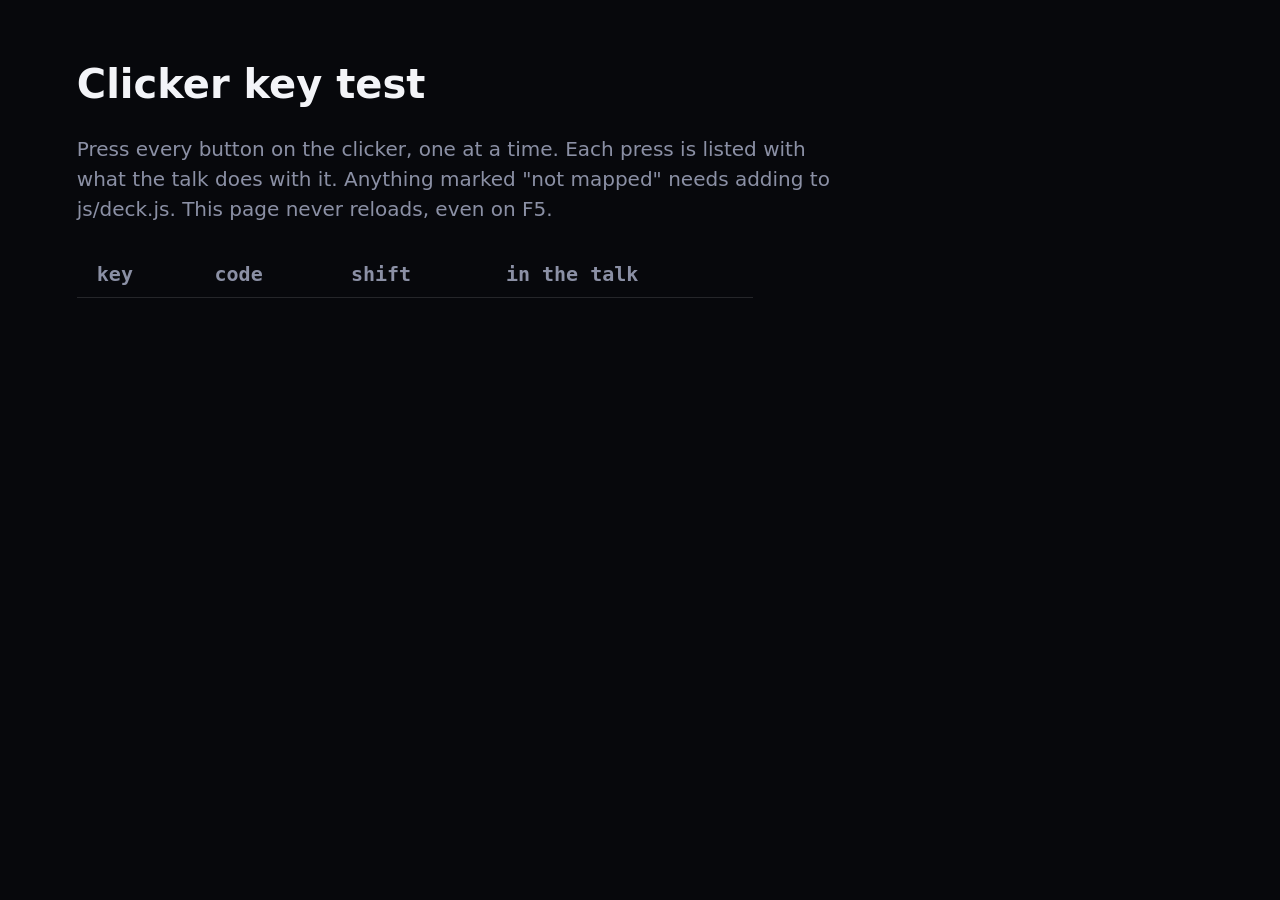
<file: dev/keys.html>
<!doctype html>
<html lang="en">
<head>
<meta charset="utf-8">
<meta name="viewport" content="width=device-width, initial-scale=1">
<title>Clicker key test: build.contrapaul.com</title>
<style>
  body { margin: 0; background: #07080c; color: #f3f4f8; font: 20px/1.5 system-ui, sans-serif; padding: 6vh 6vw; }
  h1 { font-size: 40px; margin: 0 0 .3em; }
  p { color: #8b90a5; max-width: 60ch; }
  table { border-collapse: collapse; margin-top: 3vh; min-width: 60%; }
  td, th { text-align: left; padding: .4em 1em; border-bottom: 1px solid rgba(255,255,255,.12); font-family: ui-monospace, Menlo, monospace; }
  th { color: #8b90a5; font-weight: 600; }
  .ok { color: #a6e635; } .no { color: #ff5f6d; }
</style>
</head>
<body>
<h1>Clicker key test</h1>
<p>Press every button on the clicker, one at a time. Each press is listed with what the talk does with it. Anything marked "not mapped" needs adding to js/deck.js. This page never reloads, even on F5.</p>
<table>
  <thead><tr><th>key</th><th>code</th><th>shift</th><th>in the talk</th></tr></thead>
  <tbody id="log"></tbody>
</table>
<script>
  var MAP = {
    ArrowDown: 'next frame', ArrowRight: 'next frame', PageDown: 'next frame', ' ': 'next frame (Shift: previous)',
    ArrowUp: 'previous frame', ArrowLeft: 'previous frame', PageUp: 'previous frame',
    Home: 'first frame', End: 'last frame',
    b: 'blank screen', B: 'blank screen', '.': 'blank screen',
    f: 'full screen', F: 'full screen', F5: 'full screen',
    '1': 'Talk tab', '2': 'Start tab', '3': 'Projects tab', '4': 'Glossary tab',
    Escape: 'leaves full screen (browser)'
  };
  document.addEventListener('keydown', function (e) {
    e.preventDefault();
    var tr = document.createElement('tr');
    var what = MAP[e.key];
    [e.key === ' ' ? 'Space' : e.key, e.code, e.shiftKey ? 'yes' : '', what || 'not mapped'].forEach(function (v, i) {
      var td = document.createElement('td');
      td.textContent = v;
      if (i === 3) td.className = what ? 'ok' : 'no';
      tr.appendChild(td);
    });
    var log = document.getElementById('log');
    log.insertBefore(tr, log.firstChild);
  });
</script>
</body>
</html>
</file>
<file: css/tokens.css>
/* ============================================================
   build.contrapaul.com: design tokens
   ------------------------------------------------------------
   Dark is the default (the projector, the showcase look). Light
   is for phones, chosen by js/theme.js. Every colour the site
   uses is a token here, so both themes stay in step.

   Fonts are committed in /fonts (SIL Open Font License, see the
   OFL-*.txt files beside them). Nothing is fetched from another
   host: the talk is in Shenzhen.
   ============================================================ */

@font-face { font-family: 'Barlow Condensed'; src: url('../fonts/BarlowCondensed-SemiBold.woff2') format('woff2'); font-weight: 600; font-display: swap; }
@font-face { font-family: 'Barlow Condensed'; src: url('../fonts/BarlowCondensed-ExtraBold.woff2') format('woff2'); font-weight: 800; font-display: swap; }
@font-face { font-family: 'Barlow Condensed'; src: url('../fonts/BarlowCondensed-Black.woff2') format('woff2'); font-weight: 900; font-display: swap; }
@font-face { font-family: 'Barlow'; src: url('../fonts/Barlow-Regular.woff2') format('woff2'); font-weight: 400; font-display: swap; }
@font-face { font-family: 'Barlow'; src: url('../fonts/Barlow-Italic.woff2') format('woff2'); font-weight: 400; font-style: italic; font-display: swap; }
@font-face { font-family: 'Barlow'; src: url('../fonts/Barlow-Medium.woff2') format('woff2'); font-weight: 500; font-display: swap; }
@font-face { font-family: 'Barlow'; src: url('../fonts/Barlow-SemiBold.woff2') format('woff2'); font-weight: 600; font-display: swap; }
@font-face { font-family: 'JetBrains Mono'; src: url('../fonts/JetBrainsMono-Regular.woff2') format('woff2'); font-weight: 400; font-display: swap; }
@font-face { font-family: 'JetBrains Mono'; src: url('../fonts/JetBrainsMono-Bold.woff2') format('woff2'); font-weight: 700; font-display: swap; }

:root {
  --font-display: 'Barlow Condensed', 'Arial Narrow', system-ui, sans-serif;
  --font-body: 'Barlow', system-ui, -apple-system, 'PingFang SC', 'Microsoft YaHei', sans-serif;
  --font-mono: 'JetBrains Mono', ui-monospace, Menlo, Consolas, monospace;

  /* Section hues. Each frame sets --hue from one of these. */
  --hue-intro: #8b6cff;
  --hue-made: #ff5f6d;
  --hue-how: #2fd4f0;
  --hue-build: #a6e635;
  --hue-habits: #ffbe2e;
  --hue-close: #f472b6;
  --hue-start: #2fd4f0;
  --hue-projects: #ff5f6d;
  --hue-glossary: #8b6cff;

  --ease-out: cubic-bezier(.16, 1, .3, 1);
  --ease-in-out: cubic-bezier(.65, 0, .35, 1);

  --bar-h: 56px;
  --gutter: clamp(20px, 6vw, 112px);
}

:root,
:root[data-theme='dark'] {
  color-scheme: dark;
  --bg: #07080c;
  --bg-raise: #10121b;
  --bg-sunk: #040507;
  --ink: #f3f4f8;
  --ink-soft: #c6c9d6;
  --muted: #8b90a5;
  --line: rgba(255, 255, 255, .12);
  --line-strong: rgba(255, 255, 255, .28);
  --glow-strength: .34;
  --grain-opacity: .07;
  --card: rgba(16, 18, 27, .82);
  --code-bg: rgba(255, 255, 255, .06);
  --placeholder: rgba(255, 255, 255, .04);
  --shadow: 0 30px 80px rgba(0, 0, 0, .55);
}

:root[data-theme='light'] {
  color-scheme: light;
  --bg: #f6f5f1;
  --bg-raise: #ffffff;
  --bg-sunk: #ebe9e2;
  --ink: #12141c;
  --ink-soft: #33384a;
  --muted: #646a7d;
  --line: rgba(18, 20, 28, .12);
  --line-strong: rgba(18, 20, 28, .3);
  --glow-strength: .16;
  --grain-opacity: .04;
  --card: rgba(255, 255, 255, .92);
  --code-bg: rgba(18, 20, 28, .06);
  --placeholder: rgba(18, 20, 28, .04);
  --shadow: 0 24px 60px rgba(18, 20, 28, .16);

  /* Hues darkened so text in them stays readable on a light page. */
  --hue-intro: #5b3fe0;
  --hue-made: #d6303f;
  --hue-how: #0a8fb0;
  --hue-build: #4f8a0b;
  --hue-habits: #b77800;
  --hue-close: #c02a7f;
  --hue-start: #0a8fb0;
  --hue-projects: #d6303f;
  --hue-glossary: #5b3fe0;
}
</file>
<file: css/base.css>
/* ============================================================
   build.contrapaul.com: layout, frames, motion
   ------------------------------------------------------------
   Every tab is a stack of .frame sections. On a wide screen a
   frame is one viewport tall and is a slide; on a phone frames
   read as one long page. js/deck.js steps between them.

   Motion: an element with [data-reveal] arrives the first time
   its frame is on screen, then stays (reveal-once, as in
   make/localai). A headline with [data-words] arrives a word at
   a time. --i staggers siblings. js/deck.js sets --p (-1 to 1)
   on frames while scrolling, for the drift between frames.
   ============================================================ */

*, *::before, *::after { box-sizing: border-box; }

html { -webkit-text-size-adjust: 100%; }

@media (min-width: 900px) and (hover: hover) {
  html.is-talk { scroll-snap-type: y proximity; }
}
html.is-tweening { scroll-snap-type: none !important; }

body {
  margin: 0;
  background: var(--bg);
  color: var(--ink);
  font-family: var(--font-body);
  font-size: clamp(17px, 1.05vw + 8px, 22px);
  line-height: 1.5;
  overflow-x: hidden;
}

/* Film grain over everything: an inline SVG, so nothing is fetched. */
body::after {
  content: '';
  position: fixed;
  inset: -50%;
  pointer-events: none;
  z-index: 60;
  opacity: var(--grain-opacity);
  background-image: url("data:image/svg+xml;utf8,<svg xmlns='http://www.w3.org/2000/svg' width='160' height='160'><filter id='n'><feTurbulence type='fractalNoise' baseFrequency='.9' numOctaves='2' stitchTiles='stitch'/></filter><rect width='100%' height='100%' filter='url(%23n)'/></svg>");
}

a { color: inherit; }
img, video { max-width: 100%; display: block; }
code, kbd, .mono { font-family: var(--font-mono); font-size: .86em; }
code { background: var(--code-bg); padding: .08em .35em; border-radius: 4px; }
kbd { border: 1px solid var(--line-strong); border-bottom-width: 2px; padding: .05em .4em; border-radius: 5px; }

.visually-hidden {
  position: absolute; width: 1px; height: 1px; overflow: hidden;
  clip: rect(0 0 0 0); white-space: nowrap;
}

/* ---------- top bar ------------------------------------------ */

.bar {
  position: fixed; inset: 0 0 auto 0; z-index: 40;
  height: var(--bar-h);
  display: flex; align-items: center; gap: 18px;
  padding: 0 clamp(14px, 3vw, 36px);
  background: linear-gradient(to bottom, color-mix(in srgb, var(--bg) 92%, transparent), transparent);
  transition: opacity .5s var(--ease-out), transform .5s var(--ease-out);
}
html.is-presenting .bar { opacity: 0; transform: translateY(-100%); pointer-events: none; }
html.is-presenting .bar:focus-within { opacity: 1; transform: none; pointer-events: auto; }

.brand {
  font-family: var(--font-display); font-weight: 900; font-size: 22px;
  letter-spacing: .02em; text-transform: uppercase; text-decoration: none;
  white-space: nowrap;
}
.brand span { color: var(--muted); font-weight: 600; }

.bar nav { flex: 1; min-width: 0; }
.tabs {
  display: flex; gap: 4px; margin: 0; padding: 0; list-style: none;
  overflow-x: auto; scrollbar-width: none;
}
.tabs::-webkit-scrollbar { display: none; }
.tabs a {
  display: block; padding: 6px 12px; border-radius: 999px;
  font-family: var(--font-display); font-weight: 800; font-size: 17px;
  letter-spacing: .06em; text-transform: uppercase; text-decoration: none;
  color: var(--muted); white-space: nowrap;
  transition: color .3s, background .3s;
}
.tabs a:hover { color: var(--ink); }
.tabs a.is-active { color: var(--bg); background: var(--ink); }
.tabs a kbd { font-size: 11px; margin-left: 6px; opacity: .55; border-color: currentColor; }

.theme-toggle {
  flex: none;
  border: 1px solid var(--line-strong); background: transparent; color: var(--ink);
  border-radius: 999px; padding: 6px 12px; font: 600 14px var(--font-body); cursor: pointer;
}

@media (max-width: 640px) {
  .bar { gap: 10px; }
  .brand span, .tabs a kbd { display: none; }
  .tabs { gap: 0; }
  .tabs a { padding: 6px 6px; font-size: 15px; letter-spacing: .02em; }
  .theme-toggle { padding: 5px 9px; font-size: 13px; }
}

/* ---------- tab panels and frames ----------------------------- */

.tab-panel { display: none; }
.tab-panel.is-active { display: block; }

.frame {
  --hue: var(--hue-intro);
  --p: 0;
  position: relative;
  min-height: 100vh;
  min-height: 100svh;
  padding: calc(var(--bar-h) + 4vh) var(--gutter) 7vh;
  display: grid;
  align-content: center;
  /* clip, not hidden: a hidden box can still be scrolled internally (focusing
     a link inside it does that), which slid a whole frame up by 167px. */
  overflow: hidden;
  overflow: clip;
  scroll-snap-align: start;
  isolation: isolate;
}

/* The glow: a slow radial bloom in the section's hue. */
.frame::before {
  content: '';
  position: absolute; inset: -20%;
  z-index: -1;
  background:
    radial-gradient(40% 50% at var(--gx, 78%) var(--gy, 22%), color-mix(in srgb, var(--hue) calc(var(--glow-strength) * 100%), transparent), transparent 70%),
    radial-gradient(35% 45% at 12% 88%, color-mix(in srgb, var(--hue) calc(var(--glow-strength) * 45%), transparent), transparent 70%);
  animation: drift 26s var(--ease-in-out) infinite alternate;
}
@keyframes drift {
  from { transform: translate3d(-2%, -1%, 0) scale(1); }
  to   { transform: translate3d(2%, 2%, 0) scale(1.08); }
}

/* Drift between frames, set from scroll by js/deck.js (wide screens). */
.frame > .inner {
  width: 100%;
  max-width: 1400px;
  margin: 0 auto;
  transform: translate3d(0, calc(var(--p) * -7vh), 0) scale(calc(1 - (var(--pa, 0) * .05)));
  opacity: calc(1 - (var(--pa, 0) * .55));
  will-change: transform, opacity;
}

.frame.is-divider .inner { text-align: left; }

/* Frame number, for the presenter. */
.frame-no {
  position: absolute; right: var(--gutter); bottom: 3.2vh;
  font: 700 13px var(--font-mono); letter-spacing: .12em; color: var(--muted);
}

/* ---------- type --------------------------------------------- */

.kicker {
  font: 700 clamp(12px, .8vw + 6px, 16px) var(--font-mono);
  letter-spacing: .18em; text-transform: uppercase;
  color: var(--hue);
  margin: 0 0 2.2vh;
}

.display, .h1, .h2 {
  font-family: var(--font-display);
  text-transform: uppercase;
  line-height: .9;
  letter-spacing: -.005em;
  margin: 0;
  text-wrap: balance;
}
.display { font-weight: 900; font-size: clamp(56px, 10.5vw, 196px); }
.h1 { font-weight: 900; font-size: clamp(44px, 7vw, 132px); }
.h2 { font-weight: 800; font-size: clamp(34px, 4.6vw, 86px); line-height: .95; }
.h3 {
  font-family: var(--font-display); font-weight: 800; text-transform: uppercase;
  font-size: clamp(24px, 2.4vw, 44px); line-height: 1; margin: 0 0 .5em; letter-spacing: .01em;
}
.accent { color: var(--hue); }
.outline { color: transparent; -webkit-text-stroke: 2px var(--ink); }

.lede {
  font-size: clamp(22px, 2vw + 6px, 44px);
  line-height: 1.25; font-weight: 500;
  max-width: 34ch; margin: 3vh 0 0; color: var(--ink-soft);
  text-wrap: pretty;
}
.big-list {
  list-style: none; margin: 4vh 0 0; padding: 0;
  font-size: clamp(22px, 1.7vw + 8px, 42px); font-weight: 500; line-height: 1.25;
}
.big-list li { padding: .45em 0; border-top: 1px solid var(--line); }
.big-list li:last-child { border-bottom: 1px solid var(--line); }
.big-list b { color: var(--hue); font-weight: 600; }

ol.steps { counter-reset: s; list-style: none; padding: 0; margin: 3vh 0 0; }
ol.steps > li {
  counter-increment: s; position: relative; padding: .5em 0 .5em 2.6em;
  border-top: 1px solid var(--line); font-size: clamp(20px, 1.3vw + 8px, 34px); line-height: 1.3;
}
ol.steps > li::before {
  content: counter(s, decimal-leading-zero);
  position: absolute; left: 0; top: .62em;
  font: 700 .62em var(--font-mono); color: var(--hue);
}

.prose { max-width: 70ch; }
.prose p, .prose li { color: var(--ink-soft); }
.prose h3 { margin-top: 1.6em; }

/* ---------- glossary links ------------------------------------ */

a.gloss {
  text-decoration: underline;
  text-decoration-style: dotted;
  text-decoration-color: color-mix(in srgb, var(--hue) 75%, transparent);
  text-decoration-thickness: .08em;
  text-underline-offset: .14em;
  cursor: help;
}
a.gloss:hover, a.gloss:focus-visible { color: var(--hue); outline: none; }

#gloss-tip {
  position: fixed; z-index: 80;
  width: min(420px, calc(100vw - 24px));
  padding: 16px 18px;
  background: var(--card);
  backdrop-filter: blur(14px);
  -webkit-backdrop-filter: blur(14px);
  border: 1px solid var(--line-strong);
  border-radius: 14px;
  box-shadow: var(--shadow);
  font-size: 18px; line-height: 1.45; color: var(--ink);
  opacity: 0; transform: translateY(6px); pointer-events: none;
  transition: opacity .18s, transform .25s var(--ease-out);
}
#gloss-tip.is-visible { opacity: 1; transform: none; }
#gloss-tip strong {
  display: block; margin-bottom: 4px;
  font: 800 15px var(--font-display); letter-spacing: .1em; text-transform: uppercase; color: var(--hue-glossary);
}
#gloss-tip .tip-more { display: block; margin-top: 8px; font: 700 12px var(--font-mono); letter-spacing: .08em; color: var(--muted); }

/* ---------- reveal motion ------------------------------------- */

[data-reveal] {
  opacity: 0;
  transform: translate3d(0, 34px, 0);
  filter: blur(6px);
  transition:
    opacity .9s var(--ease-out),
    transform 1.1s var(--ease-out),
    filter .9s var(--ease-out);
  transition-delay: calc(var(--i, 0) * 110ms + var(--d, 0ms));
}
[data-reveal='left'] { transform: translate3d(-48px, 0, 0); }
[data-reveal='right'] { transform: translate3d(48px, 0, 0); }
[data-reveal='zoom'] { transform: scale(.92); }
.frame.is-in [data-reveal] { opacity: 1; transform: none; filter: none; }

/* Words of a headline rise out of a mask, one after another. */
.w { display: inline-block; overflow: hidden; vertical-align: top; padding-bottom: .06em; margin-bottom: -.06em; }
.w > span {
  display: inline-block;
  transform: translate3d(0, 105%, 0);
  transition: transform 1s var(--ease-out);
  transition-delay: calc(var(--wi, 0) * 70ms + var(--d, 0ms));
}
.frame.is-in .w > span { transform: none; }

/* Before JS runs, nothing is hidden. */
html:not(.js) [data-reveal] { opacity: 1; transform: none; filter: none; }
html:not(.js) .w > span { transform: none; }

/* ---------- rail, counter, blank ------------------------------ */

.rail {
  position: fixed; right: 14px; top: 50%; z-index: 30;
  transform: translateY(-50%);
  display: flex; flex-direction: column; gap: 7px;
  transition: opacity .4s;
}
.rail button {
  width: 8px; height: 8px; padding: 0; border-radius: 50%;
  border: 1px solid var(--line-strong); background: transparent; cursor: pointer;
  transition: background .3s, transform .3s var(--ease-out), border-color .3s;
}
.rail button.is-past { background: var(--line-strong); border-color: transparent; }
.rail button.is-current { background: var(--ink); border-color: var(--ink); transform: scale(1.45); }
.rail.is-dense { gap: 4px; }
.rail.is-dense button { width: 6px; height: 6px; }
@media (max-width: 760px) { .rail { display: none; } }

.progress {
  position: fixed; left: 0; bottom: 0; height: 3px; z-index: 30;
  width: calc(var(--progress, 0) * 100%);
  background: var(--hue-cur, var(--ink));
  transition: width .5s var(--ease-out), background .5s;
}

#blank {
  position: fixed; inset: 0; z-index: 100; background: #000;
  opacity: 0; pointer-events: none; transition: opacity .35s;
}
html.is-blank #blank { opacity: 1; pointer-events: auto; cursor: none; }

/* ---------- placeholders (Paul fills these in) ---------------- */

.ph {
  display: grid; place-items: center; text-align: center;
  min-height: 22vh; padding: 3vh 2vw;
  border: 2px dashed color-mix(in srgb, var(--hue) 55%, transparent);
  border-radius: 18px;
  background: var(--placeholder);
  color: var(--muted);
  font: 600 clamp(14px, 1vw + 6px, 20px) var(--font-mono);
  letter-spacing: .02em;
}
.ph::before {
  content: 'TO ADD';
  display: block; margin-bottom: .6em;
  font-size: .7em; letter-spacing: .2em; color: var(--hue);
}
.fill { color: var(--hue); }

/* ---------- footer -------------------------------------------- */

.site-foot {
  padding: 5vh var(--gutter) 6vh;
  border-top: 1px solid var(--line);
  color: var(--muted); font-size: 15px;
}
.site-foot p { margin: .3em 0; max-width: 80ch; }

/* ---------- reduced motion ------------------------------------ */

@media (prefers-reduced-motion: reduce) {
  .frame::before { animation: none; }
  .frame > .inner { transform: none !important; opacity: 1 !important; }
  [data-reveal] { transform: none !important; filter: none !important; transition: opacity .3s; transition-delay: 0s; }
  .w > span { transform: none !important; transition: none; }
}

@media print {
  .bar, .rail, .progress, #blank, #gloss-tip, body::after { display: none !important; }
  .tab-panel { display: block !important; }
  .frame { min-height: auto; break-inside: avoid; }
  [data-reveal], .w > span { opacity: 1 !important; transform: none !important; filter: none !important; }
}
</file>
<file: css/frames.css>
/* ============================================================
   build.contrapaul.com: the pieces inside frames
   ------------------------------------------------------------
   Every diagram here is drawn in HTML and CSS: no images, no
   AI art (CLAUDE.md). Grouped by the frame that uses them.
   ============================================================ */

/* ---------- section hues -------------------------------------- */

.h-intro { --hue: var(--hue-intro); }
.h-made { --hue: var(--hue-made); }
.h-how { --hue: var(--hue-how); }
.h-build { --hue: var(--hue-build); }
.h-habits { --hue: var(--hue-habits); }
.h-close { --hue: var(--hue-close); }
.h-start { --hue: var(--hue-start); }
.h-projects { --hue: var(--hue-projects); }
.h-glossary { --hue: var(--hue-glossary); }
#gloss-tip { --hue: var(--hue-glossary); }

/* ---------- shared layouts ------------------------------------ */

.split { display: grid; grid-template-columns: 1fr 1fr; gap: clamp(24px, 4vw, 72px); align-items: center; }
.split.wide-left { grid-template-columns: 1.25fr 1fr; }
.split.wide-right { grid-template-columns: 1fr 1.25fr; }
.stack-gap > * + * { margin-top: 3vh; }
@media (max-width: 900px) {
  .split, .split.wide-left, .split.wide-right { grid-template-columns: 1fr; }
}

.panel {
  border: 1px solid var(--line);
  background: color-mix(in srgb, var(--bg-raise) 70%, transparent);
  border-radius: 20px;
  padding: clamp(18px, 2vw, 36px);
}
.panel .h3 { color: var(--hue); }

/* ---------- QR codes ------------------------------------------ */

.qr {
  width: clamp(120px, 13vw, 240px);
  aspect-ratio: 1;
  padding: 10px;
  background: #fff;
  border-radius: 14px;
}
.qr svg { width: 100%; height: 100%; display: block; }
.qr-row { display: flex; gap: clamp(20px, 4vw, 64px); flex-wrap: wrap; margin-top: 5vh; }
.qr-item { display: grid; gap: 12px; justify-items: start; }
.qr-item .mono { color: var(--muted); font-size: clamp(13px, .8vw + 6px, 18px); }
.qr-item .label { font: 800 clamp(20px, 1.6vw, 30px) var(--font-display); text-transform: uppercase; letter-spacing: .04em; }

/* ---------- T1 title ------------------------------------------ */

.title-grid { display: grid; grid-template-columns: 1fr auto; gap: 5vw; align-items: end; }
.title-grid .byline { margin-top: 4vh; font-size: clamp(18px, 1.3vw + 6px, 30px); color: var(--ink-soft); }
.title-grid .byline b { color: var(--ink); }
@media (max-width: 900px) { .title-grid { grid-template-columns: 1fr; } }


/* ---------- T9 chatbot vs harness ----------------------------- */

.loops { display: grid; grid-template-columns: 1fr 1fr; gap: clamp(20px, 3vw, 56px); margin-top: 4vh; }
.loop { border-radius: 22px; padding: clamp(18px, 2vw, 34px); border: 1px solid var(--line); background: color-mix(in srgb, var(--bg-raise) 60%, transparent); }
.loop.is-agent { border-color: color-mix(in srgb, var(--hue) 60%, transparent); box-shadow: 0 0 0 1px color-mix(in srgb, var(--hue) 30%, transparent), 0 30px 80px color-mix(in srgb, var(--hue) 12%, transparent); }
.loop .h3 { margin-bottom: .8em; }
.loop ol { list-style: none; margin: 0; padding: 0; display: grid; gap: .5em; }
.loop li {
  display: flex; gap: .8em; align-items: baseline;
  font-size: clamp(18px, 1.25vw + 6px, 30px); line-height: 1.2;
}
.loop li .who { flex: none; width: 4.3em; font: 700 .55em var(--font-mono); letter-spacing: .08em; text-transform: uppercase; color: var(--muted); }
.loop li.you .who { color: var(--hue-made); }
.loop li.ai .who { color: var(--hue); }
.loop .verdict { margin: 1.2em 0 0; font: 800 clamp(20px, 1.6vw + 4px, 34px) var(--font-display); text-transform: uppercase; }
@media (max-width: 900px) { .loops { grid-template-columns: 1fr; } }

/* The agent's steps light up in turn, forever, once the frame is in. */
.frame.is-in .loop.is-agent li { animation: step-glow 7.2s linear infinite; animation-delay: calc(var(--i) * 1.2s + 1.6s); }
@keyframes step-glow {
  0%, 2% { color: var(--ink); }
  4%, 14% { color: var(--hue); }
  17%, 100% { color: var(--ink); }
}

/* ---------- T10 agent loop ------------------------------------ */

.cycle {
  --size: min(56vh, 40vw);
  position: relative; width: var(--size); height: var(--size); margin: 0 auto;
}
.cycle .ring {
  position: absolute; inset: 9%;
  border-radius: 50%;
  border: 2px dashed color-mix(in srgb, var(--hue) 55%, transparent);
}
.frame.is-in .cycle .ring { animation: spin 40s linear infinite; }
@keyframes spin { to { transform: rotate(360deg); } }
.cycle .node {
  position: absolute; width: 40%; transform: translate(-50%, -50%);
  text-align: center; padding: .7em .6em; border-radius: 16px;
  background: var(--bg-raise); border: 1px solid var(--line-strong);
  font: 800 clamp(16px, 1.4vw + 4px, 30px) var(--font-display); text-transform: uppercase; letter-spacing: .02em; line-height: 1;
}
.cycle .node:nth-child(2) { left: 50%; top: 9%; }
.cycle .node:nth-child(3) { left: 91%; top: 50%; }
.cycle .node:nth-child(4) { left: 50%; top: 91%; }
.cycle .node:nth-child(5) { left: 9%; top: 50%; }
.frame.is-in .cycle .node { animation: node-on 6s linear infinite; animation-delay: calc(var(--i) * 1.5s + 1s); }
@keyframes node-on {
  0%, 3% { border-color: var(--line-strong); color: var(--ink); box-shadow: none; }
  6%, 22% { border-color: var(--hue); color: var(--hue); box-shadow: 0 0 40px color-mix(in srgb, var(--hue) 40%, transparent); }
  26%, 100% { border-color: var(--line-strong); color: var(--ink); box-shadow: none; }
}
.cycle .hub {
  position: absolute; inset: 34%; display: grid; place-items: center; text-align: center;
  font: 600 clamp(12px, .8vw + 5px, 17px) var(--font-mono); color: var(--muted); line-height: 1.4;
}
@media (max-width: 900px) { .cycle { --size: min(86vw, 60vh); } }

/* ---------- T11 thinking panel -------------------------------- */

.thinking {
  border: 1px solid var(--line-strong); border-radius: 18px; overflow: hidden;
  background: var(--bg-raise); font-size: clamp(17px, 1.2vw + 7px, 30px);
}
.thinking .head {
  display: flex; align-items: center; gap: .6em; padding: .8em 1.1em;
  font: 700 .8em var(--font-mono); color: var(--muted); border-bottom: 1px solid var(--line);
}
.thinking .head::before { content: ''; width: .7em; height: .7em; border-radius: 50%; background: var(--hue); box-shadow: 0 0 14px var(--hue); }
.thinking .body { padding: 1em 1.2em; display: grid; gap: .55em; font-family: var(--font-mono); font-size: .86em; color: var(--ink-soft); }
.thinking .answer { padding: 1em 1.2em; border-top: 1px solid var(--line); font-weight: 500; }

/* ---------- T12 harness names --------------------------------- */

.names { display: flex; flex-wrap: wrap; gap: .5em; margin-top: 4vh; }
.names span {
  padding: .35em .8em; border-radius: 999px; border: 1px solid var(--line-strong);
  font: 800 clamp(20px, 1.8vw + 4px, 40px) var(--font-display); text-transform: uppercase; letter-spacing: .02em;
}
.note {
  margin-top: 4vh; padding: .9em 1.1em; border-left: 3px solid var(--hue);
  background: var(--placeholder); border-radius: 0 12px 12px 0;
  font-size: clamp(16px, 1vw + 7px, 24px); color: var(--ink-soft); max-width: 60ch;
}

/* ---------- T13 repo stack ------------------------------------ */

.repo-stack { display: grid; gap: 10px; }
.repo-stack .c {
  display: flex; gap: 1em; align-items: baseline;
  padding: .7em 1em; border-radius: 12px;
  background: var(--bg-raise); border: 1px solid var(--line);
  font-size: clamp(15px, .9vw + 7px, 22px);
}
.repo-stack .c .h { font: 700 .82em var(--font-mono); color: var(--hue); flex: none; }
.repo-stack .c .d { margin-left: auto; font: 400 .74em var(--font-mono); color: var(--muted); flex: none; }
.chat-fade {
  padding: 1.2em; border-radius: 16px; border: 1px dashed var(--line-strong);
  color: var(--muted); font-size: clamp(16px, 1vw + 7px, 24px);
}
.frame.is-in .chat-fade { animation: fade-away 5s 2.2s var(--ease-in-out) forwards; }
@keyframes fade-away { to { opacity: .12; filter: blur(4px); } }

/* ---------- T14 device and cloud ------------------------------ */

.where { display: grid; grid-template-columns: 1fr auto 1fr; gap: 2vw; align-items: stretch; margin-top: 4vh; }
.where .panel p { margin: .4em 0 0; color: var(--ink-soft); font-size: clamp(16px, 1vw + 7px, 25px); }
.where .meet {
  align-self: center; text-align: center; padding: 1.2em 1.4em; border-radius: 18px;
  background: var(--hue); color: var(--bg);
  font: 900 clamp(22px, 2vw + 6px, 44px) var(--font-display); text-transform: uppercase; line-height: .95;
}
.where .meet small { display: block; margin-top: .4em; font: 700 .35em var(--font-mono); letter-spacing: .12em; }
@media (max-width: 900px) { .where { grid-template-columns: 1fr; } }

/* ---------- quotes, files, terminal --------------------------- */

.quote {
  margin: 0; padding: 1.1em 1.3em; border-radius: 18px;
  background: var(--bg-raise); border: 1px solid var(--line);
  font-size: clamp(18px, 1.3vw + 6px, 32px); line-height: 1.35;
}
.quote.is-vague { color: var(--muted); font-style: italic; }
.quote.is-sharp { border-color: color-mix(in srgb, var(--hue) 60%, transparent); }
.quote .src { display: block; margin-top: .8em; font: 700 .5em var(--font-mono); letter-spacing: .08em; color: var(--muted); font-style: normal; }
.quote mark { background: color-mix(in srgb, var(--hue) 28%, transparent); color: inherit; padding: 0 .1em; border-radius: 3px; }

.file {
  border-radius: 16px; overflow: hidden; border: 1px solid var(--line-strong);
  background: var(--bg-sunk); font-family: var(--font-mono);
}
.file .tab {
  padding: .6em 1em; font-size: clamp(12px, .7vw + 6px, 16px); color: var(--muted);
  border-bottom: 1px solid var(--line); background: var(--bg-raise);
}
.file .tab b { color: var(--hue); font-weight: 700; }
.file pre {
  margin: 0; padding: 1em 1.2em; white-space: pre-wrap;
  font-size: clamp(14px, 1vw + 6px, 26px); line-height: 1.45; color: var(--ink-soft);
}
.file pre strong { color: var(--ink); }
.file pre .dim { color: var(--muted); }
.file pre .hi { color: var(--hue); }

.term-out .line { opacity: 0; }
.frame.is-in .term-out .line { animation: type-in .01s steps(1) forwards; animation-delay: calc(var(--i) * .35s + .6s); }
@keyframes type-in { to { opacity: 1; } }

/* ---------- T16 to T21 step frames ---------------------------- */

.step-no {
  font: 900 clamp(90px, 15vw, 280px) var(--font-display); line-height: .8;
  color: transparent; -webkit-text-stroke: 2px var(--hue);
}
.commit-list { list-style: none; margin: 3vh 0 0; padding: 0; display: grid; gap: 8px; }
.commit-list li {
  display: flex; gap: 1em; align-items: baseline;
  padding: .55em .9em; border-radius: 10px; border: 1px solid var(--line);
  background: var(--bg-raise); font-size: clamp(15px, .9vw + 7px, 22px);
}
.commit-list li code { background: none; padding: 0; color: var(--hue); flex: none; }
.commit-list li .d { margin-left: auto; color: var(--muted); font: 400 .75em var(--font-mono); flex: none; }

/* ---------- T25 slop poster ----------------------------------- */

.poster-wrap { position: relative; justify-self: center; height: min(72vh, 880px); max-width: 100%; aspect-ratio: 1054 / 1492; }
.poster-wrap img { width: 100%; height: 100%; object-fit: contain; border-radius: 10px; box-shadow: var(--shadow); }
.poster-wrap .ai-label {
  position: absolute; left: 50%; top: -14px; transform: translateX(-50%);
  padding: .3em .8em; border-radius: 999px; white-space: nowrap;
  background: #000; color: #fff; border: 1px solid rgba(255, 255, 255, .5);
  font: 700 clamp(11px, .6vw + 5px, 14px) var(--font-mono); letter-spacing: .1em; text-transform: uppercase;
}
.poster-wrap .ring {
  position: absolute; left: var(--x); top: var(--y); width: var(--w); height: var(--h);
  pointer-events: none;
}
.poster-wrap .ring svg { width: 100%; height: 100%; overflow: visible; }
.poster-wrap .ring path {
  fill: none; stroke: #e5251f; stroke-width: 4; stroke-linecap: round;
  vector-effect: non-scaling-stroke;
  stroke-dasharray: 1; stroke-dashoffset: 1;
  transition: stroke-dashoffset .9s var(--ease-out);
  transition-delay: calc(var(--i) * .9s + 1.2s);
}
.frame.is-in .poster-wrap .ring path { stroke-dashoffset: 0; }
.tells { list-style: none; margin: 2.4vh 0 0; padding: 0; counter-reset: t; }
.tells li { counter-increment: t; padding: .35em 0 .35em 2em; position: relative; border-top: 1px solid var(--line); font-size: clamp(15px, .9vw + 6px, 24px); line-height: 1.25; color: var(--ink-soft); }
.tells li::before { content: counter(t); position: absolute; left: 0; top: .5em; width: 1.4em; height: 1.4em; border-radius: 50%; background: #e5251f; color: #fff; font: 700 .7em/1.4em var(--font-mono); text-align: center; }
.triple { margin-top: 2.4vh; font: 900 clamp(26px, 2.6vw + 2px, 56px) var(--font-display); text-transform: uppercase; line-height: .98; }
.triple span { display: block; }

/* ---------- T26 handoff headings ------------------------------ */

.toc { list-style: none; margin: 2vh 0 0; padding: 0; columns: 2; column-gap: 2vw; }
.toc li { break-inside: avoid; padding: .3em 0; font: 600 clamp(15px, .9vw + 7px, 23px) var(--font-mono); color: var(--ink-soft); }
.toc li::before { content: '## '; color: var(--hue); }

/* ---------- T27 reuse numbers --------------------------------- */

.reuse { display: grid; gap: 1.6vh; margin-top: 4vh; }
.reuse .row { display: grid; grid-template-columns: auto 1fr; gap: 2vw; align-items: baseline; border-top: 1px solid var(--line); padding-top: 1.4vh; }
.reuse .n { font: 900 clamp(56px, 6vw, 120px) var(--font-display); line-height: .85; color: var(--hue); min-width: 2.2ch; text-align: right; }
.reuse .t { font-size: clamp(18px, 1.4vw + 6px, 34px); }
.reuse .t code { font-size: .8em; }

/* ---------- T29 tips ------------------------------------------ */

.tips { list-style: none; margin: 4vh 0 0; padding: 0; display: grid; grid-template-columns: 1fr 1fr; gap: 1.6vh 3vw; }
.tips li { font: 800 clamp(24px, 2.2vw + 6px, 52px) var(--font-display); text-transform: uppercase; line-height: 1; padding-top: 1.2vh; border-top: 2px solid var(--hue); }
.tips li small { display: block; margin-top: .45em; font: 500 .5em var(--font-body); text-transform: none; color: var(--ink-soft); letter-spacing: 0; line-height: 1.3; }
@media (max-width: 900px) { .tips { grid-template-columns: 1fr; } }

/* ---------- Start tab ----------------------------------------- */

.guide-step .num {
  font: 900 clamp(64px, 9vw, 170px) var(--font-display); line-height: .8;
  color: transparent; -webkit-text-stroke: 2px var(--hue); margin-bottom: 2vh;
}
.guide-step .prose { font-size: clamp(18px, .7vw + 12px, 24px); }
.guide-step .prose li { margin: .35em 0; }
.route { display: grid; grid-template-columns: 1fr 1fr; gap: 2vw; margin-top: 3vh; }
@media (max-width: 900px) { .route { grid-template-columns: 1fr; } }

.copy-block { position: relative; }
.copy-block .copy {
  position: absolute; top: .45em; right: .6em;
  border: 1px solid var(--line-strong); background: var(--bg); color: var(--ink);
  border-radius: 8px; padding: .25em .7em; font: 700 13px var(--font-mono); cursor: pointer;
}
.copy-block .copy.is-done { color: var(--hue); border-color: var(--hue); }

/* ---------- Projects tab -------------------------------------- */

.project-groups { display: grid; gap: 5vh; margin-top: 4vh; }
.project-group .h3 { color: var(--hue); }
.project-cards { display: grid; grid-template-columns: repeat(auto-fill, minmax(280px, 1fr)); gap: 14px; }
.project-card {
  display: grid; gap: .3em; align-content: start;
  padding: 1.1em 1.2em; border-radius: 16px; text-decoration: none;
  background: var(--bg-raise); border: 1px solid var(--line);
  transition: transform .35s var(--ease-out), border-color .3s, box-shadow .35s;
}
.project-card:hover, .project-card:focus-visible {
  transform: translateY(-4px); border-color: var(--hue);
  box-shadow: 0 18px 50px color-mix(in srgb, var(--hue) 18%, transparent); outline: none;
}
.project-card .name { font: 800 clamp(22px, 1.4vw + 8px, 30px) var(--font-display); text-transform: uppercase; line-height: 1; }
.project-card .what { color: var(--ink-soft); font-size: 17px; line-height: 1.4; }
.project-card .url { font: 400 13px var(--font-mono); color: var(--muted); word-break: break-all; }

/* ---------- Glossary tab -------------------------------------- */

.gloss-index { display: flex; flex-wrap: wrap; gap: 8px; margin: 3vh 0 0; padding: 0; list-style: none; }
.gloss-index a {
  display: block; padding: .3em .8em; border-radius: 999px; border: 1px solid var(--line-strong);
  font: 700 14px var(--font-mono); text-decoration: none; color: var(--ink-soft);
}
.gloss-index a:hover { color: var(--hue); border-color: var(--hue); }
#glossary-list { max-width: 980px; }
.gloss-group {
  margin: 8vh 0 2vh; padding-top: 2vh; border-top: 2px solid var(--hue);
  font: 900 clamp(32px, 3.6vw, 64px) var(--font-display); text-transform: uppercase; line-height: .95;
  scroll-margin-top: calc(var(--bar-h) + 16px);
}
.gloss-entry {
  padding: 1.4em 1.4em 1.2em; margin: 0 -1.4em; border-radius: 16px;
  scroll-margin-top: calc(var(--bar-h) + 24px);
  transition: background .6s, box-shadow .6s;
}
.gloss-entry h3 { margin: 0 0 .3em; font: 800 clamp(26px, 2vw + 8px, 40px) var(--font-display); text-transform: uppercase; line-height: 1; }
.gloss-entry .short { margin: 0 0 .6em; color: var(--ink); font-weight: 500; font-size: 1.05em; }
.gloss-entry .full { margin: 0; color: var(--ink-soft); }
.gloss-entry.is-target {
  background: color-mix(in srgb, var(--hue) 10%, transparent);
  box-shadow: inset 3px 0 0 var(--hue);
}

/* ---------- media: clips, screenshot slideshow, gallery ------- */

.clip { margin: 0; display: grid; gap: 10px; }
.clip video, .clip img {
  width: 100%; height: auto; max-height: 64vh; object-fit: contain;
  border-radius: 14px; border: 1px solid var(--line-strong);
  background: var(--bg-sunk); box-shadow: var(--shadow);
}
.clip figcaption, .screens figcaption, .gallery figcaption {
  font: 600 clamp(12px, .7vw + 6px, 16px) var(--font-mono); color: var(--muted); letter-spacing: .02em;
}
.clip .speed {
  display: inline-block; margin-right: .6em; padding: .1em .5em; border-radius: 6px;
  background: var(--hue); color: var(--bg); font-weight: 700;
}

/* T21: the publishing screens, one at a time. */
.screens { position: relative; display: grid; gap: 12px; }
.screens .stage { position: relative; aspect-ratio: 16 / 10; }
.screens figure {
  position: absolute; inset: 0; margin: 0; display: grid; grid-template-rows: 1fr auto; gap: 10px;
  opacity: 0; transform: translateY(14px) scale(.985);
  transition: opacity .6s var(--ease-out), transform .8s var(--ease-out);
}
.screens figure.is-on { opacity: 1; transform: none; }
.screens img {
  width: 100%; height: 100%; object-fit: contain; object-position: center top;
  border-radius: 14px; background: #fff; border: 1px solid var(--line-strong); box-shadow: var(--shadow);
}
.screens figcaption { font-size: clamp(14px, .9vw + 6px, 22px); color: var(--ink-soft); }
.screens figcaption b { color: var(--hue); margin-right: .5em; }
.screens .dots { display: flex; gap: 8px; }
.screens .dots button {
  width: 28px; height: 4px; padding: 0; border: 0; border-radius: 2px; cursor: pointer;
  background: var(--line-strong); transition: background .3s;
}
.screens .dots button.is-on { background: var(--hue); }

/* Start tab: the same screens as a numbered gallery. */
.gallery { display: grid; grid-template-columns: repeat(3, 1fr); gap: 14px; margin-top: 1.6em; }
.gallery figure { margin: 0; display: grid; gap: 6px; }
.gallery a { display: block; }
.gallery img {
  width: 100%; aspect-ratio: 4 / 3; object-fit: cover; object-position: top;
  border-radius: 10px; border: 1px solid var(--line-strong); background: #fff;
  transition: transform .3s var(--ease-out), border-color .3s;
}
.gallery a:hover img, .gallery a:focus-visible img { transform: translateY(-3px); border-color: var(--hue); }
.gallery figcaption b { color: var(--hue); margin-right: .4em; }
@media (max-width: 700px) { .gallery { grid-template-columns: 1fr 1fr; } }

/* T12: the names sit beside a clip, so they run smaller. */
.split .names { margin-top: 3vh; gap: .4em; }
.split .names span { font-size: clamp(15px, 1.05vw + 4px, 28px); }
.split .note { margin-top: 3vh; font-size: clamp(14px, .8vw + 7px, 21px); }

/* ---------- showcase slides (Projects tab; reusable in the Talk) -----
   One project per frame: a recording on the left; name, description,
   address and QR code on the right. Markup:
     <section class="frame showcase h-made" aria-label="...">
       <div class="inner showcase-grid">
         <figure class="showcase-clip" data-reveal="left"><video data-clip ...></figure>
         <div class="showcase-info"> kicker, h2, .lede, a.addr, .showcase-qr </div>
       </div>
     </section>                                                        */

.showcase-grid {
  display: grid; grid-template-columns: minmax(0, 1.75fr) minmax(0, 1fr);
  gap: clamp(24px, 3.5vw, 64px); align-items: center;
}
.showcase-clip { margin: 0; position: relative; }
.showcase-clip video {
  display: block; width: 100%; aspect-ratio: 1280 / 716; object-fit: cover;
  max-height: 70vh;
  border-radius: 16px; border: 1px solid var(--line-strong);
  background: var(--bg-sunk); box-shadow: var(--shadow);
}
.showcase-clip::after {
  /* A soft glow in the slide's hue, behind the video. */
  content: ''; position: absolute; inset: 8% 6% -6%; z-index: -1;
  background: radial-gradient(closest-side, color-mix(in srgb, var(--hue) 35%, transparent), transparent);
  filter: blur(30px);
}
.showcase-info .h2 { font-size: clamp(34px, 3.8vw, 76px); }
.showcase-info .lede { font-size: clamp(18px, 1.25vw + 6px, 32px); margin-top: 2.4vh; }
.showcase-foot { font: 500 clamp(12px, .55vw + 5px, 15px) var(--font-mono); color: var(--muted); margin-top: 1.8vh; }
.showcase-info .addr {
  display: inline-block; margin-top: 2.6vh; padding: .35em .7em; border-radius: 10px;
  border: 1px solid color-mix(in srgb, var(--hue) 55%, transparent);
  font: 700 clamp(13px, .7vw + 7px, 20px) var(--font-mono); color: var(--hue);
  text-decoration: none; word-break: break-all;
}
.showcase-info .addr:hover, .showcase-info .addr:focus-visible { background: color-mix(in srgb, var(--hue) 14%, transparent); outline: none; }
.showcase-qr { display: flex; align-items: center; gap: 16px; margin-top: 3vh; }
.showcase-qr .qr { width: clamp(96px, 9vw, 180px); }
.showcase-qr span { font: 600 clamp(12px, .6vw + 6px, 16px) var(--font-mono); color: var(--muted); max-width: 14ch; line-height: 1.4; }
.showcase-open { display: none; }

@media (max-width: 900px) {
  .showcase-grid { grid-template-columns: 1fr; }
  .showcase-clip video { max-height: none; }
  .showcase-qr { display: none; }
  .showcase-open {
    display: inline-block; margin-top: 2vh; margin-left: .6em; padding: .45em 1em; border-radius: 999px;
    background: var(--hue); color: var(--bg); font-weight: 600; text-decoration: none;
  }
}

/* Slides take turns through the palette. */
.showcase:nth-of-type(6n+1) { --hue: var(--hue-made); }
.showcase:nth-of-type(6n+2) { --hue: var(--hue-how); }
.showcase:nth-of-type(6n+3) { --hue: var(--hue-build); }
.showcase:nth-of-type(6n+4) { --hue: var(--hue-habits); }
.showcase:nth-of-type(6n+5) { --hue: var(--hue-close); }
.showcase:nth-of-type(6n+6) { --hue: var(--hue-intro); }

/* The last Projects slide: compact links to everything without a video. */
.more-links { display: grid; grid-template-columns: repeat(auto-fill, minmax(260px, 1fr)); gap: 10px; margin-top: 4vh; }
.more-links a {
  display: grid; gap: .15em; padding: .8em 1em; border-radius: 12px; text-decoration: none;
  background: var(--bg-raise); border: 1px solid var(--line); transition: border-color .3s, transform .3s var(--ease-out);
}
.more-links a:hover, .more-links a:focus-visible { border-color: var(--hue); transform: translateY(-2px); outline: none; }
.more-links b { font: 800 clamp(18px, 1vw + 8px, 24px) var(--font-display); text-transform: uppercase; }
.more-links span { font: 400 13px var(--font-mono); color: var(--muted); }
</file>
